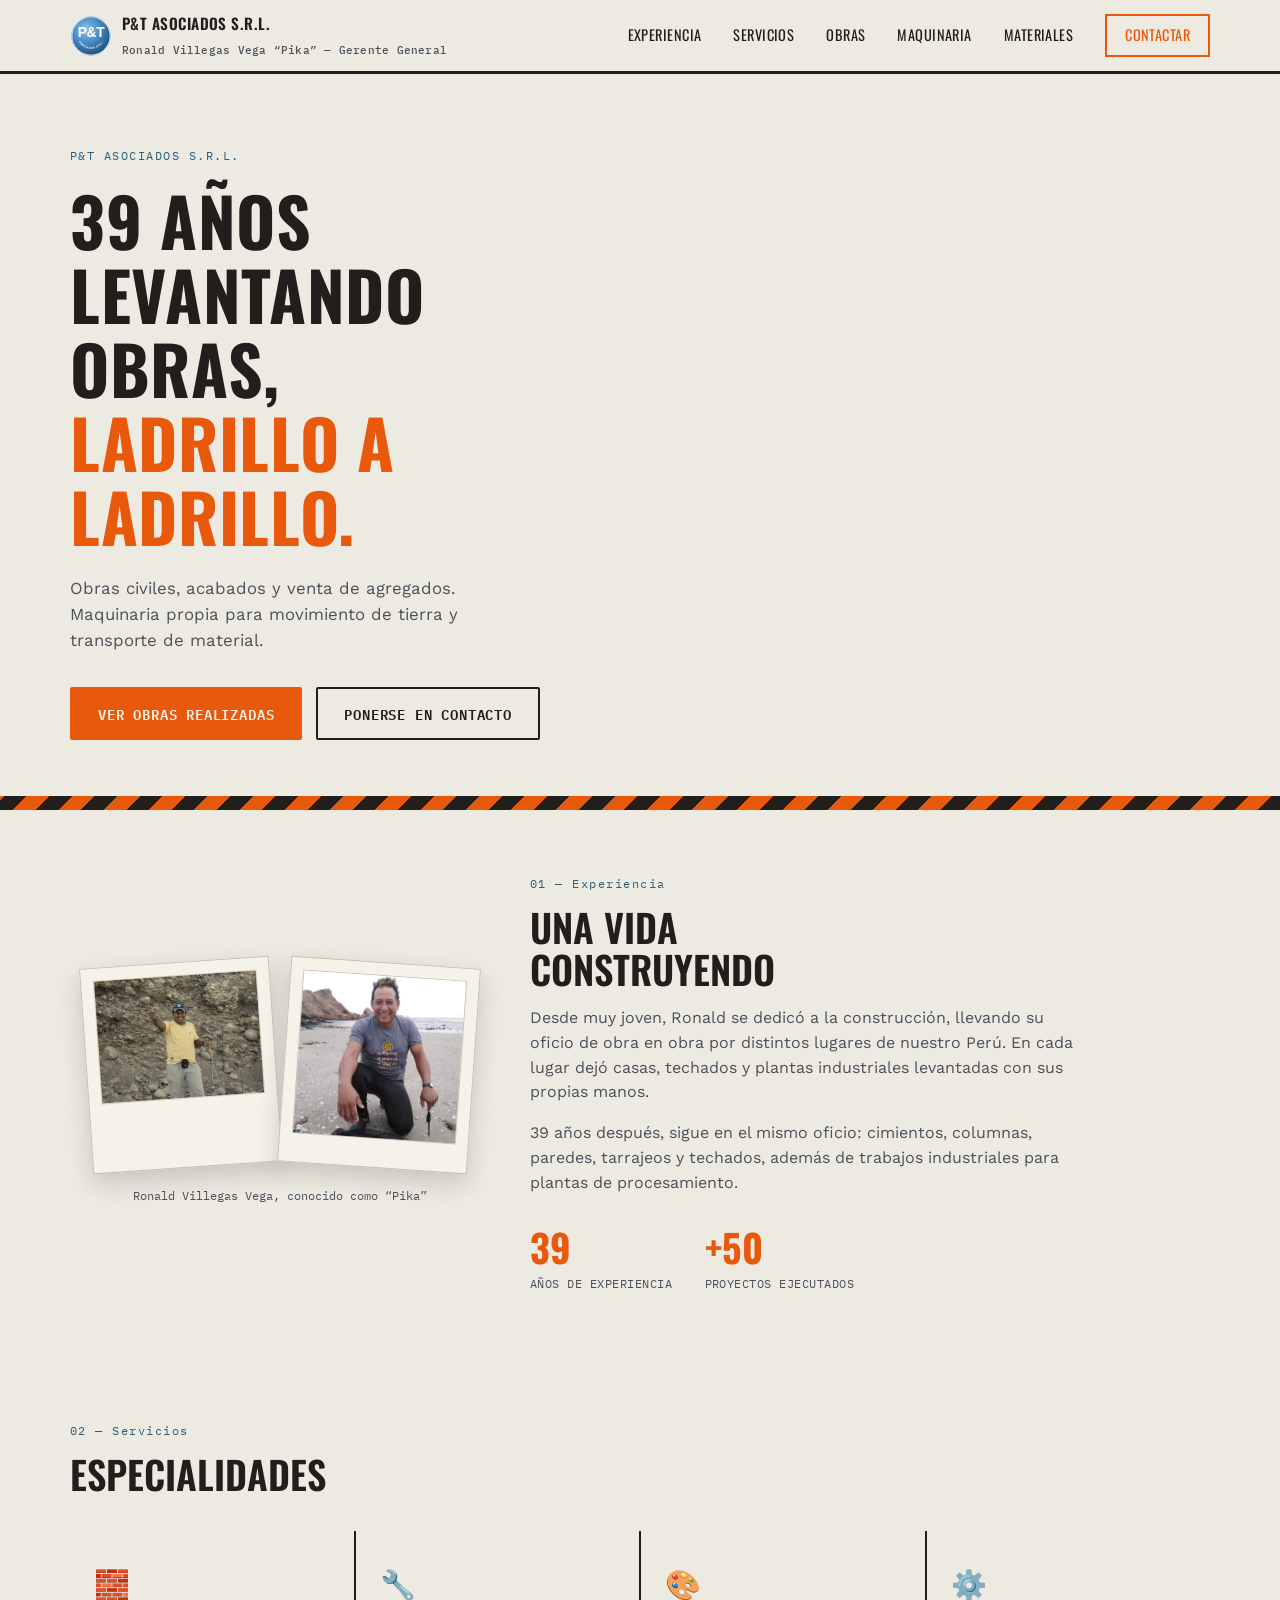
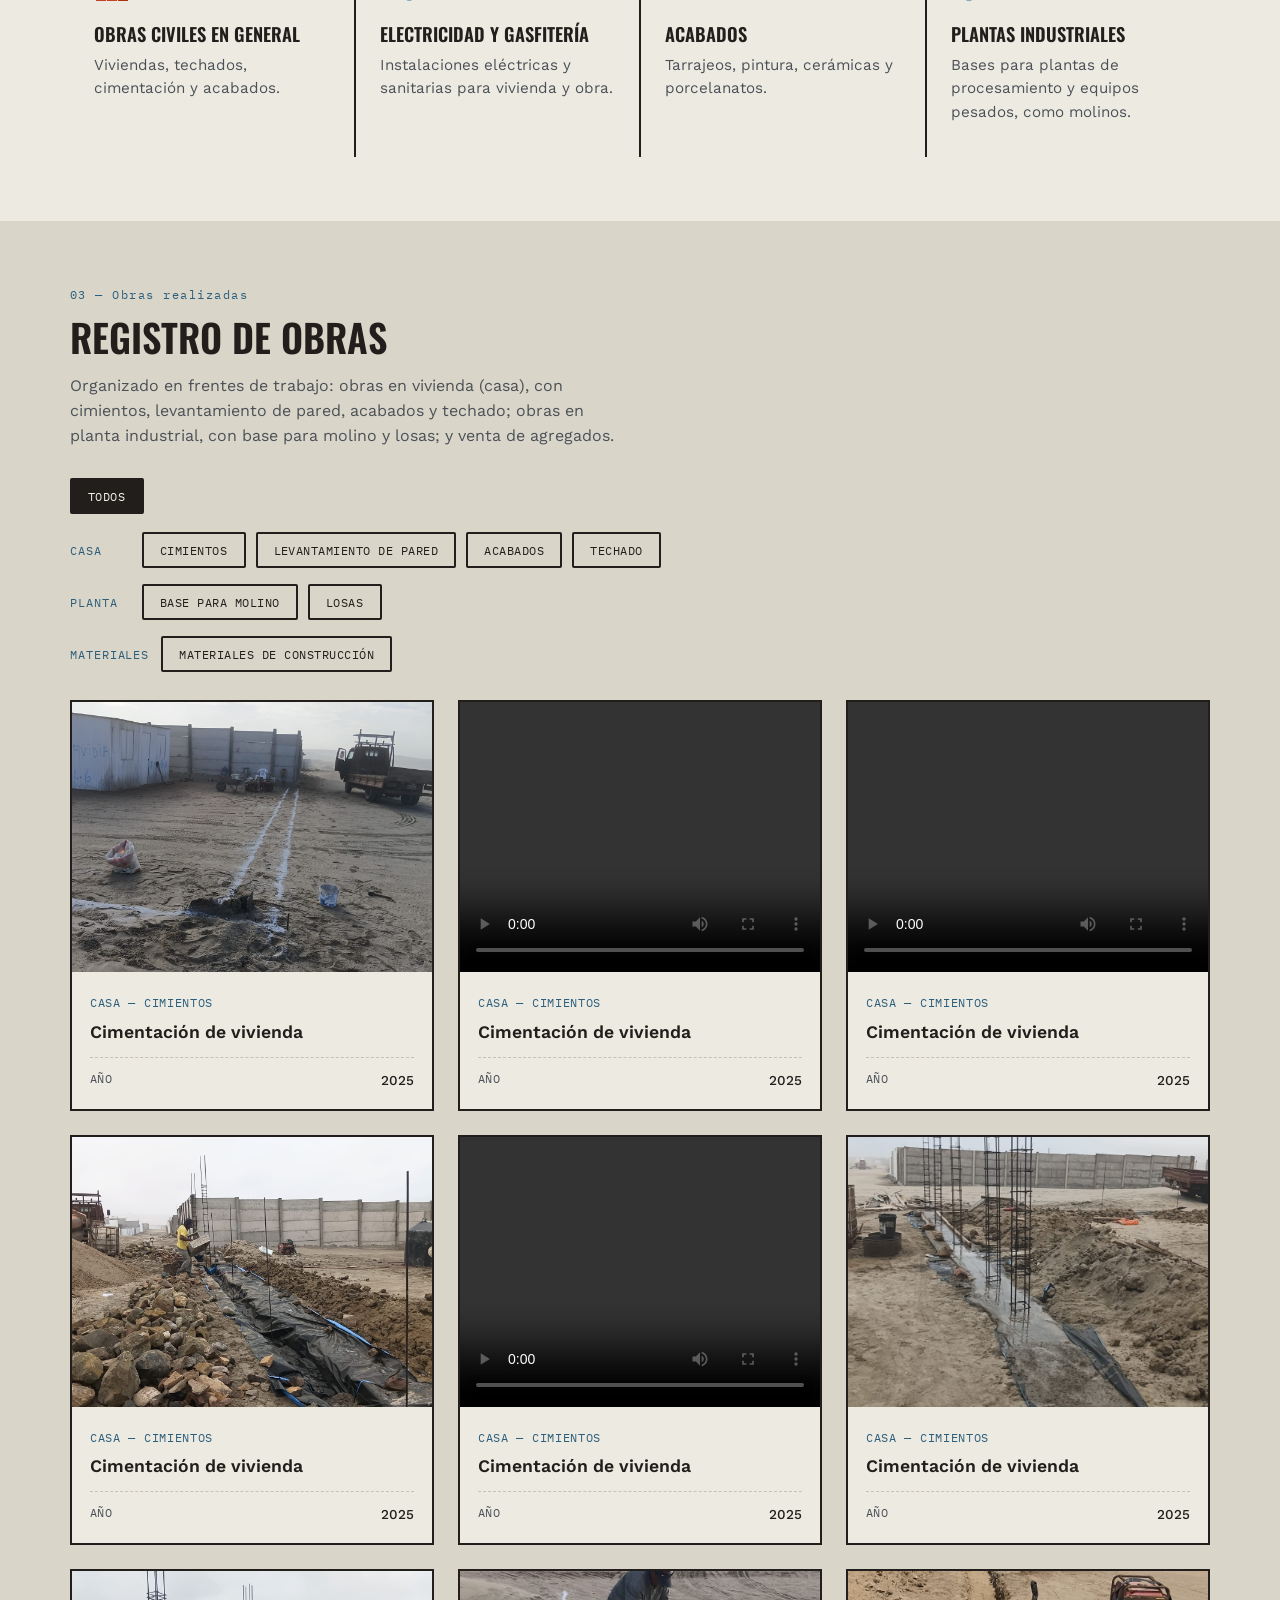
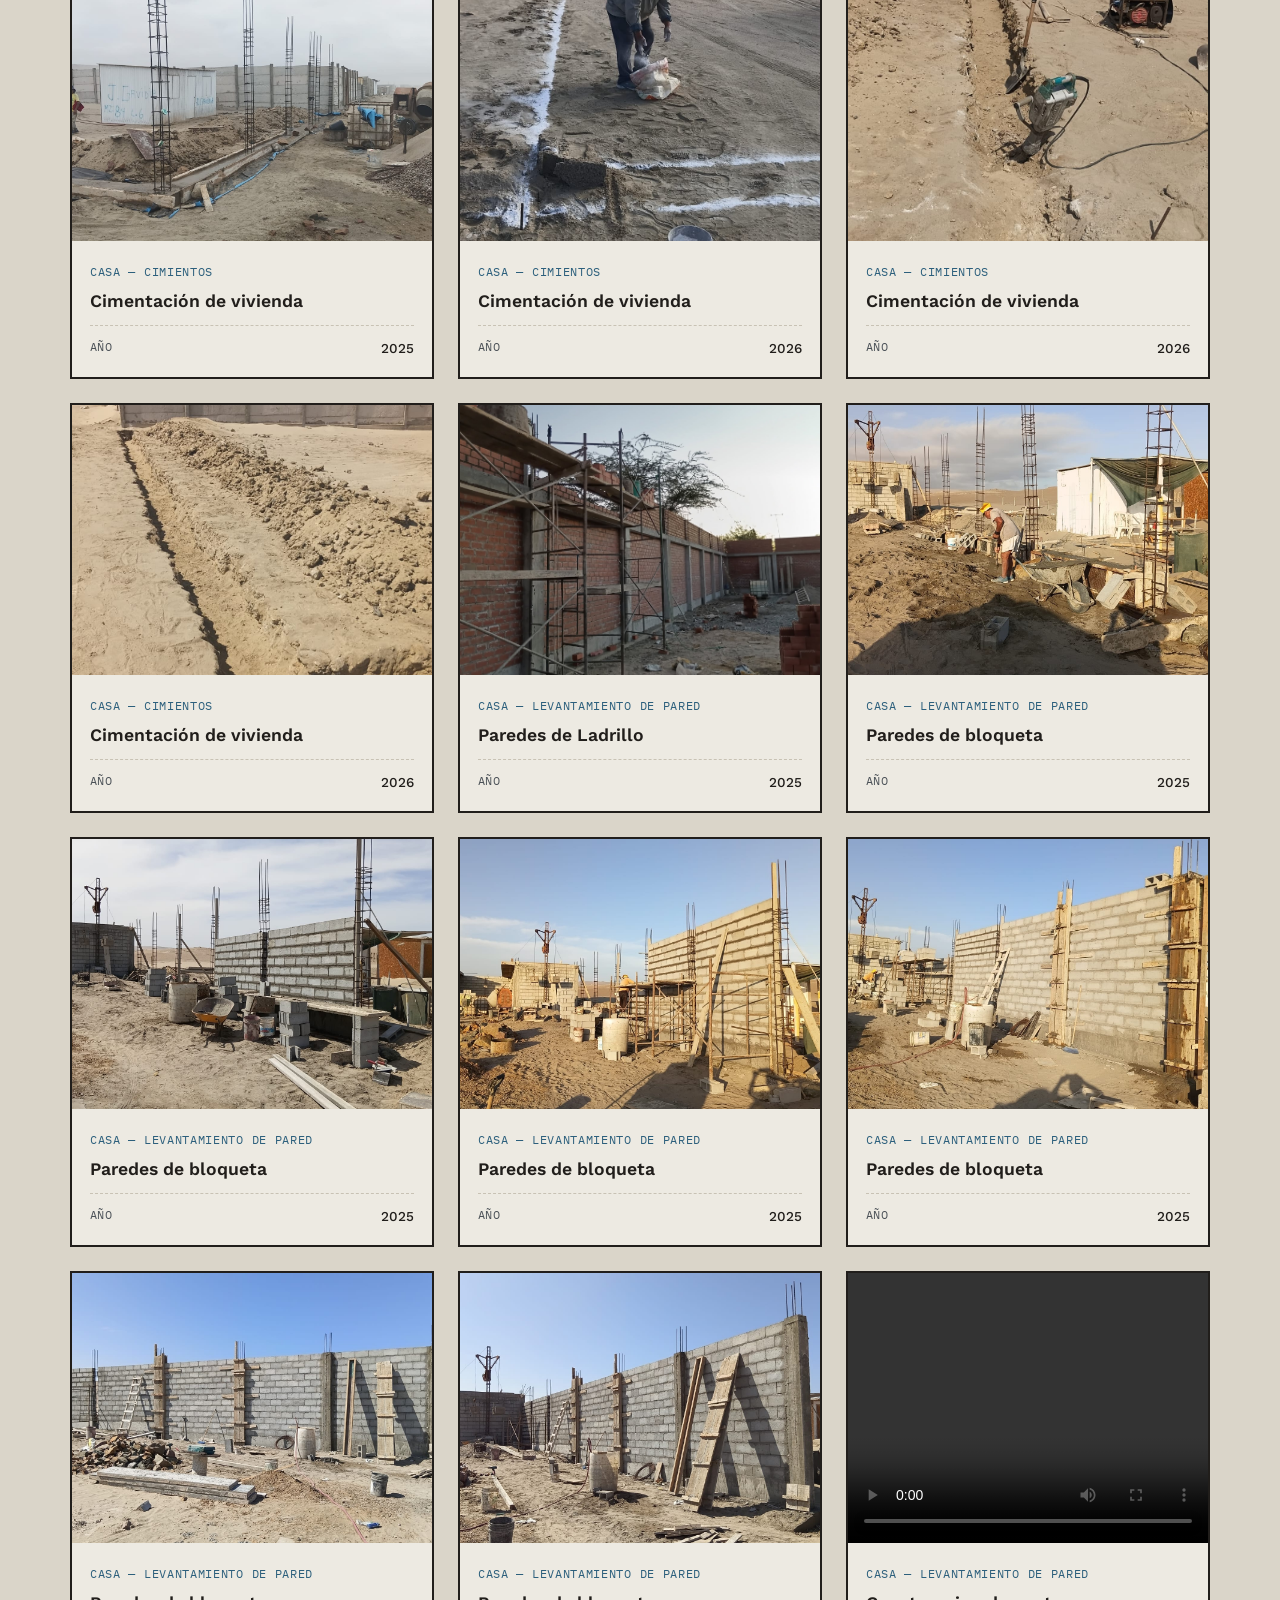
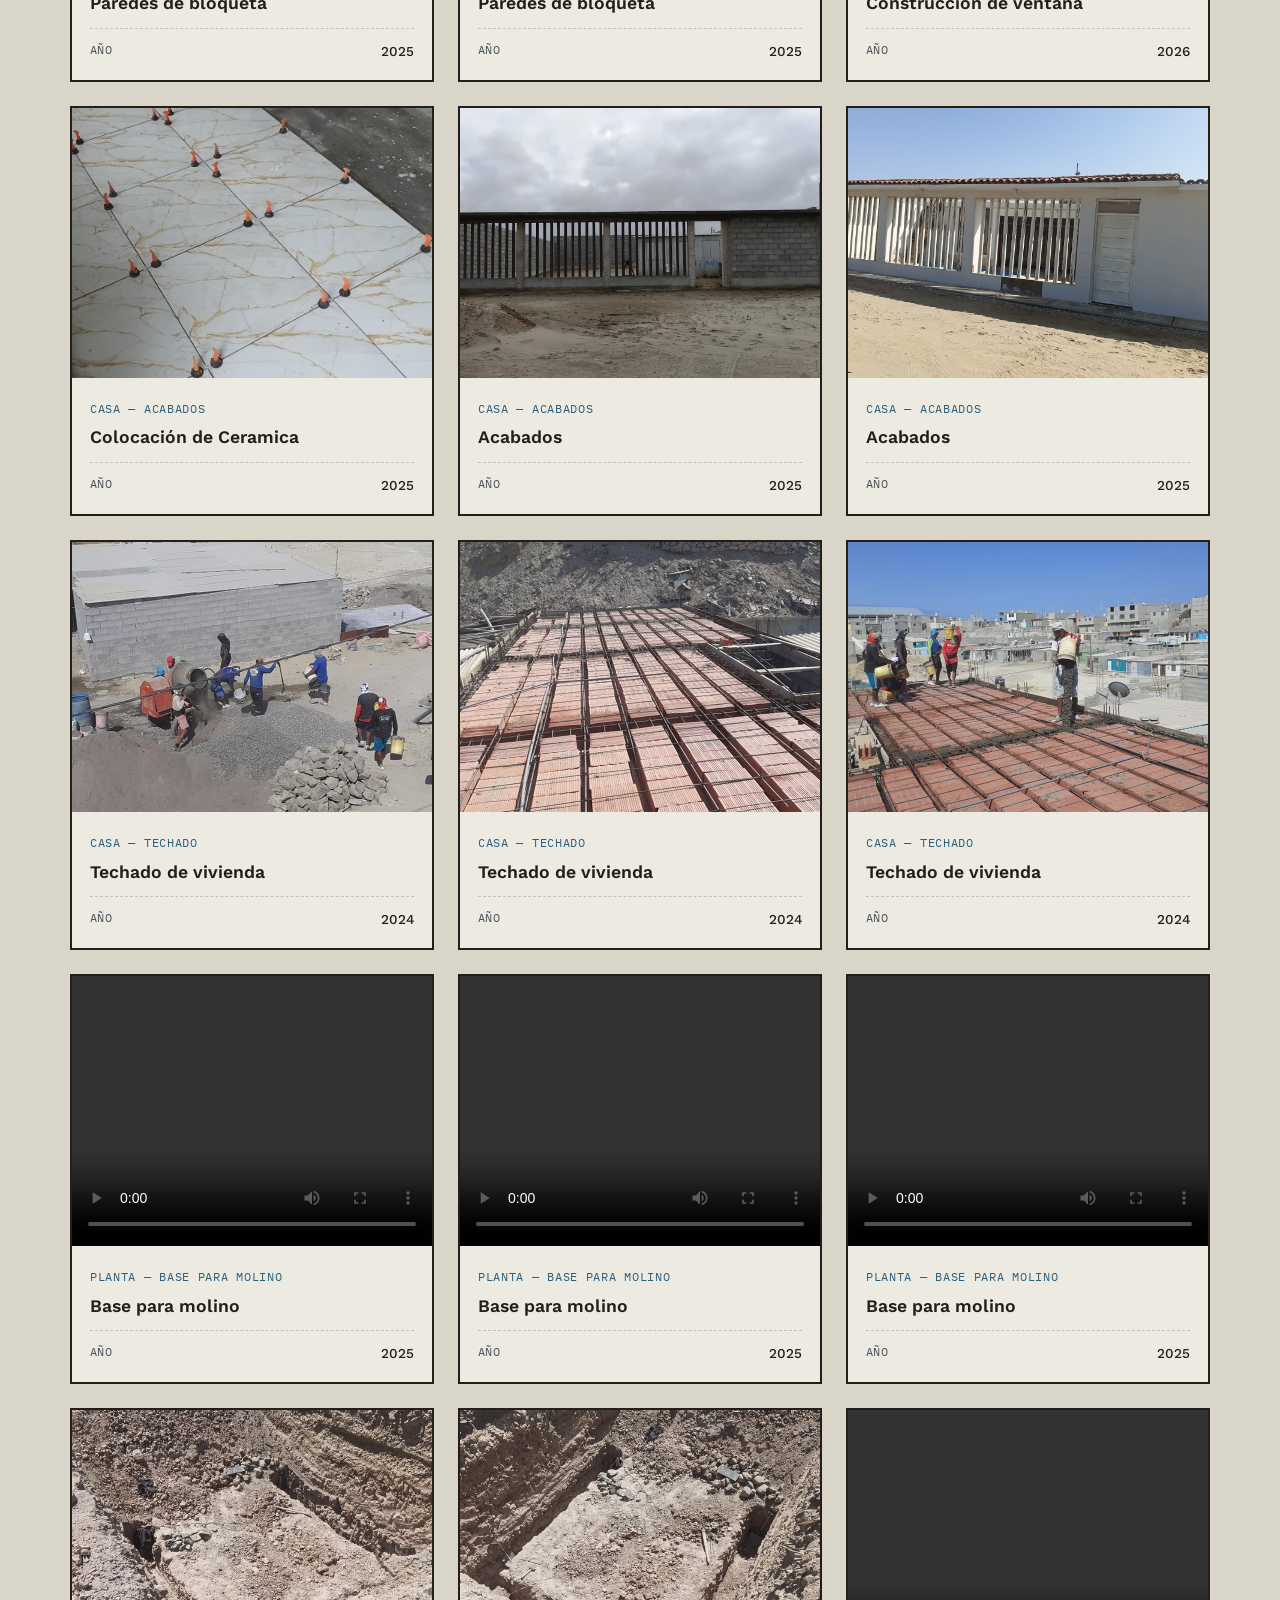
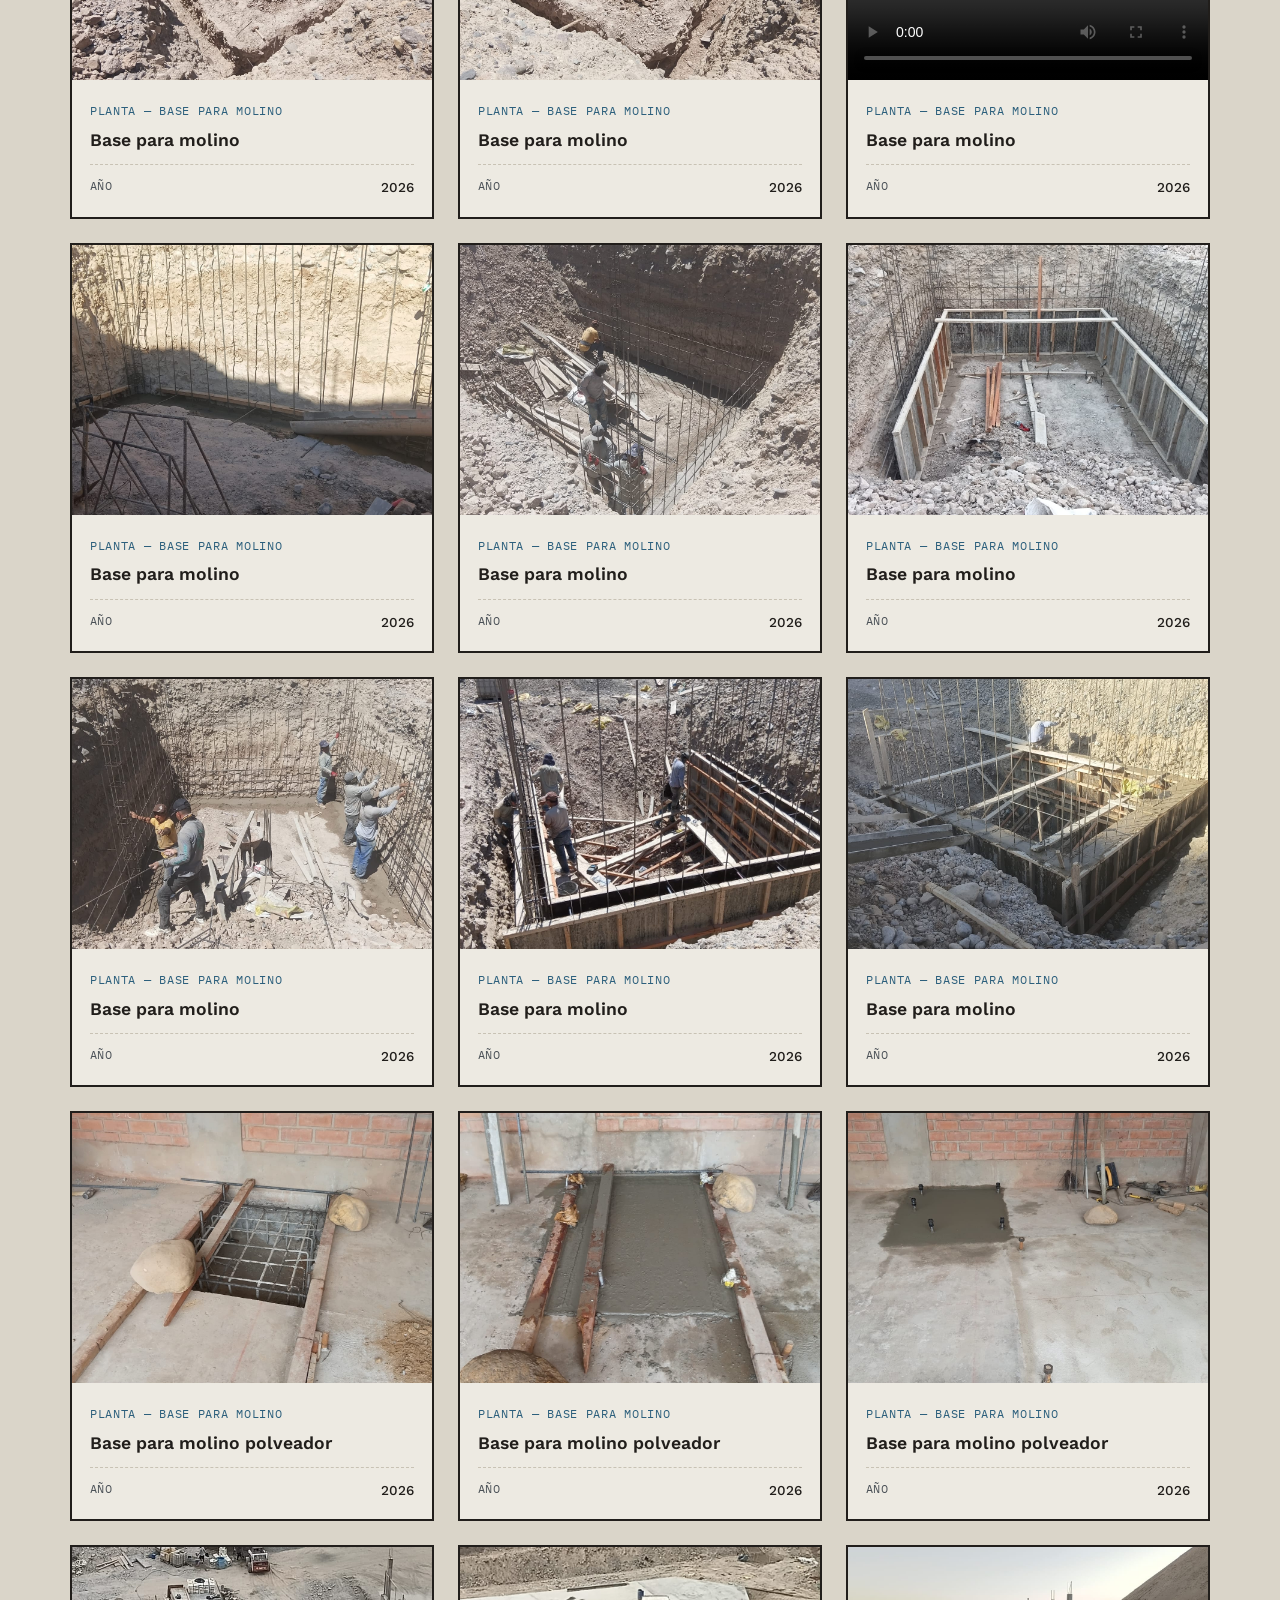
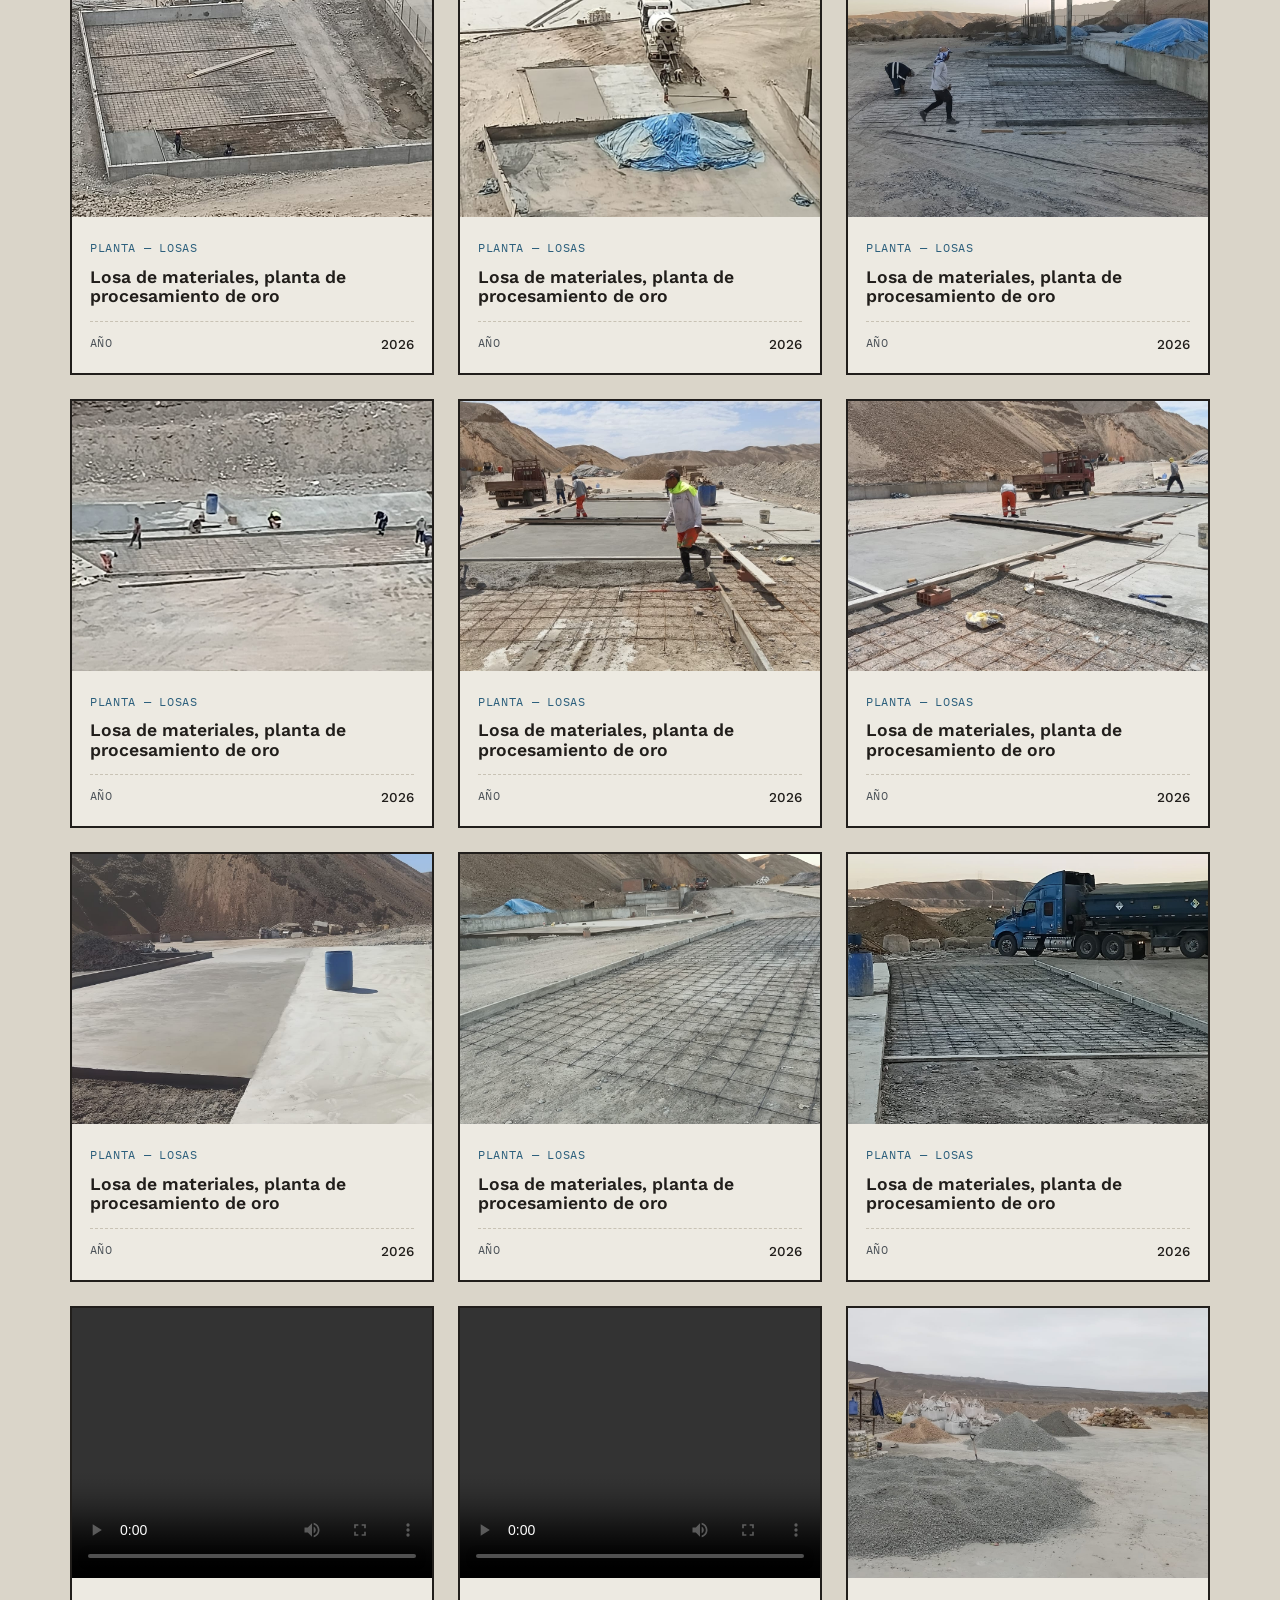
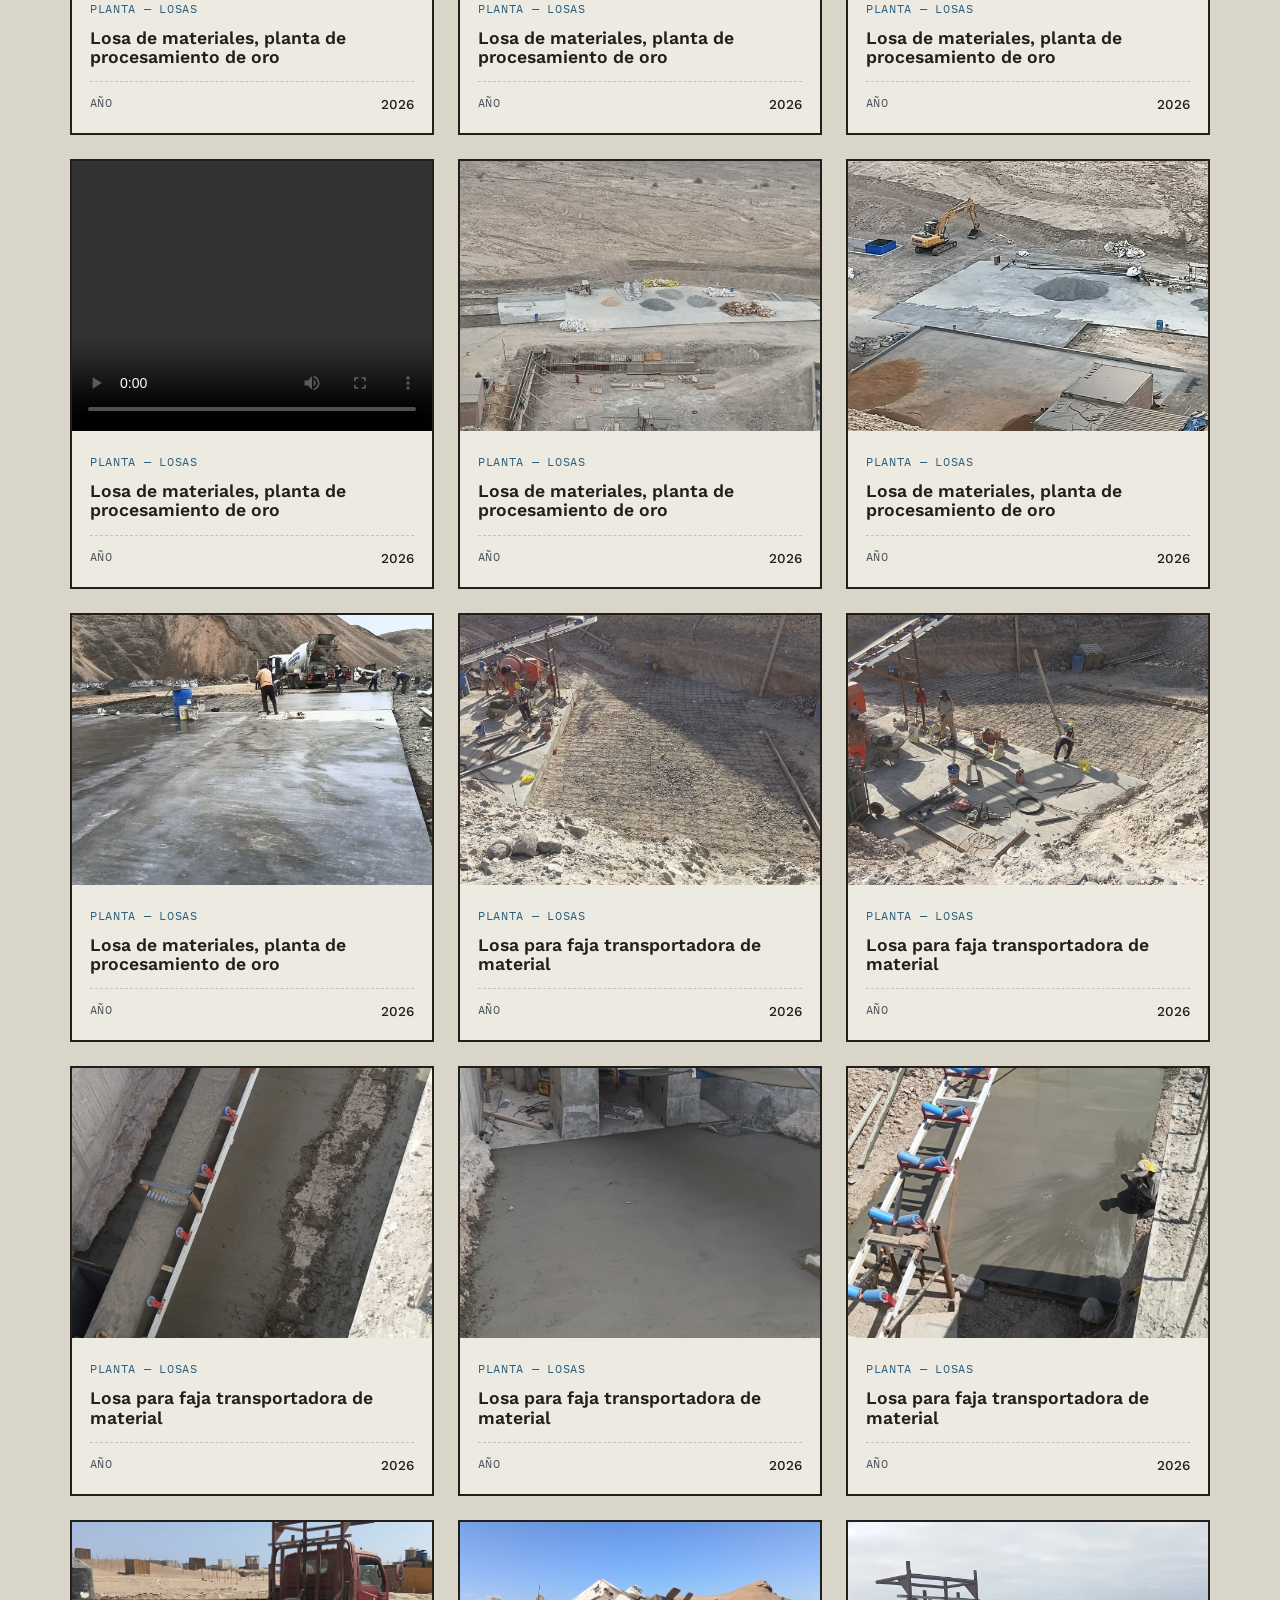
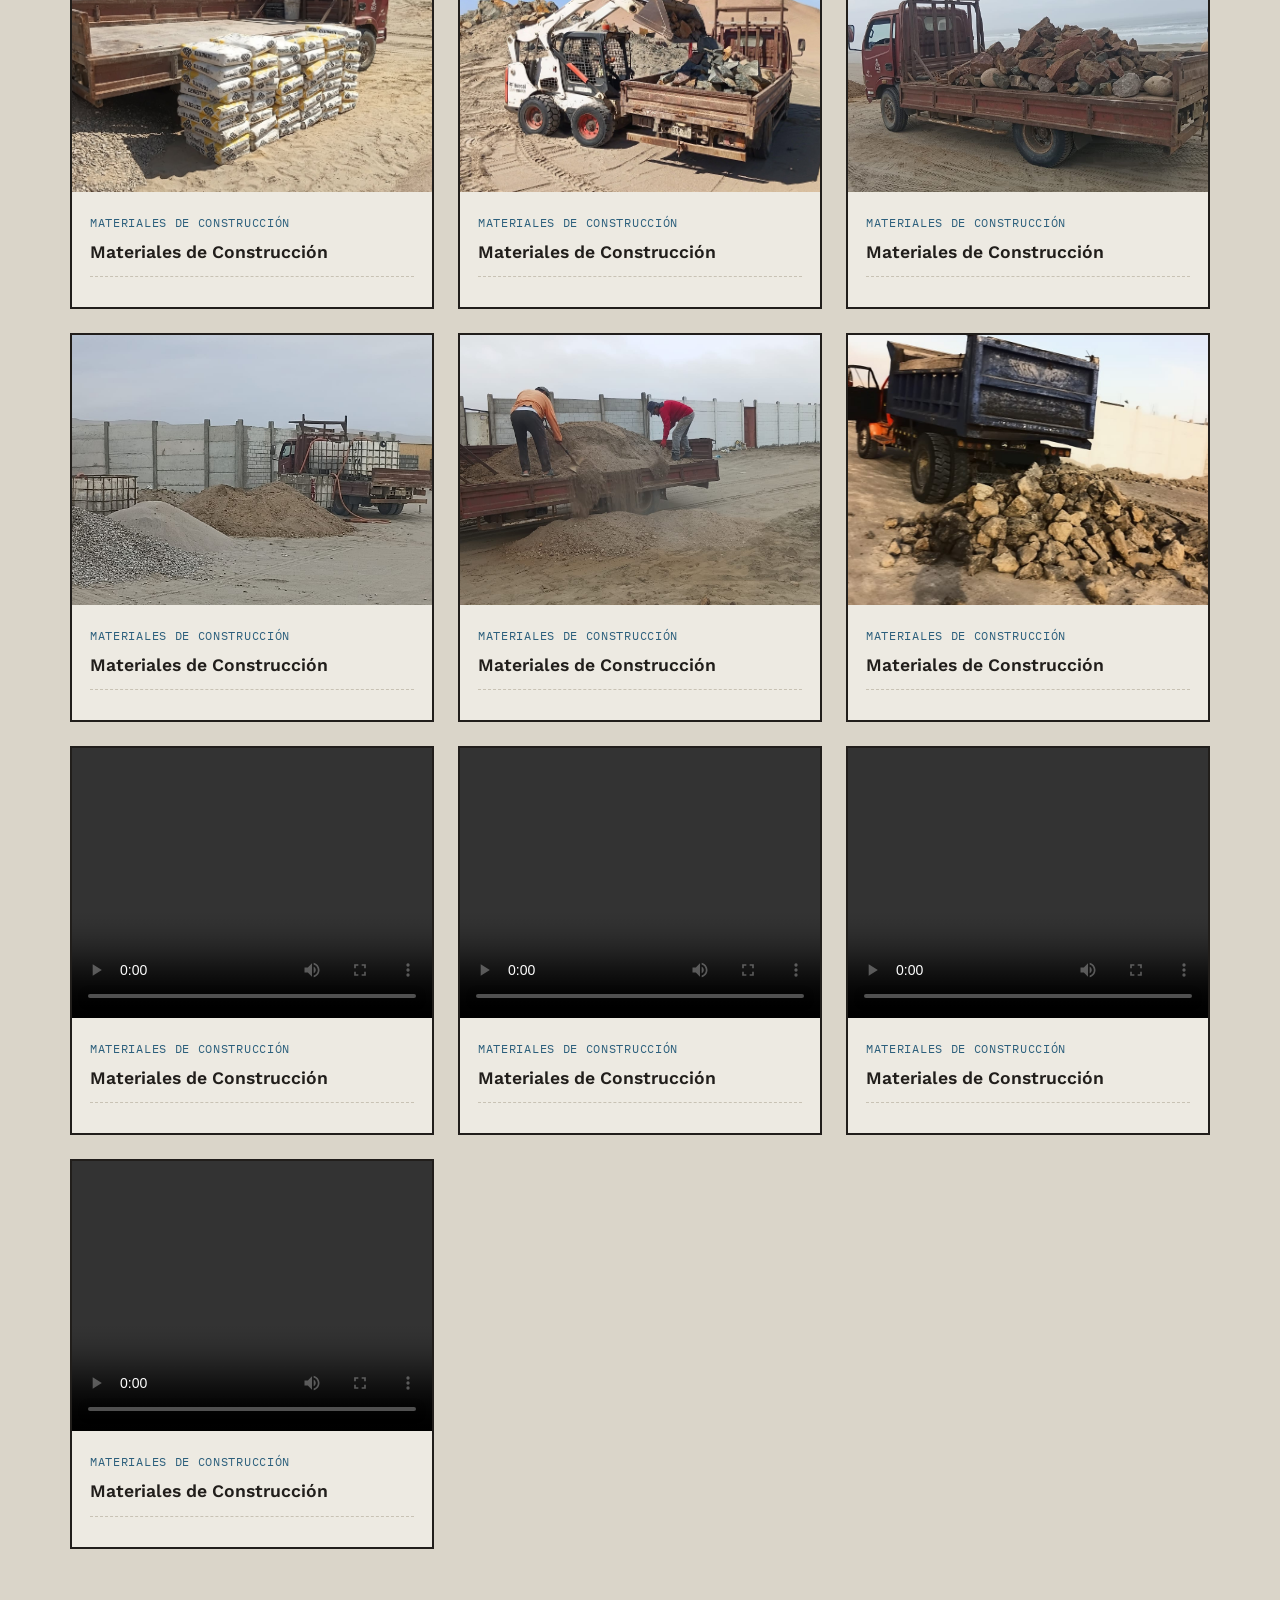
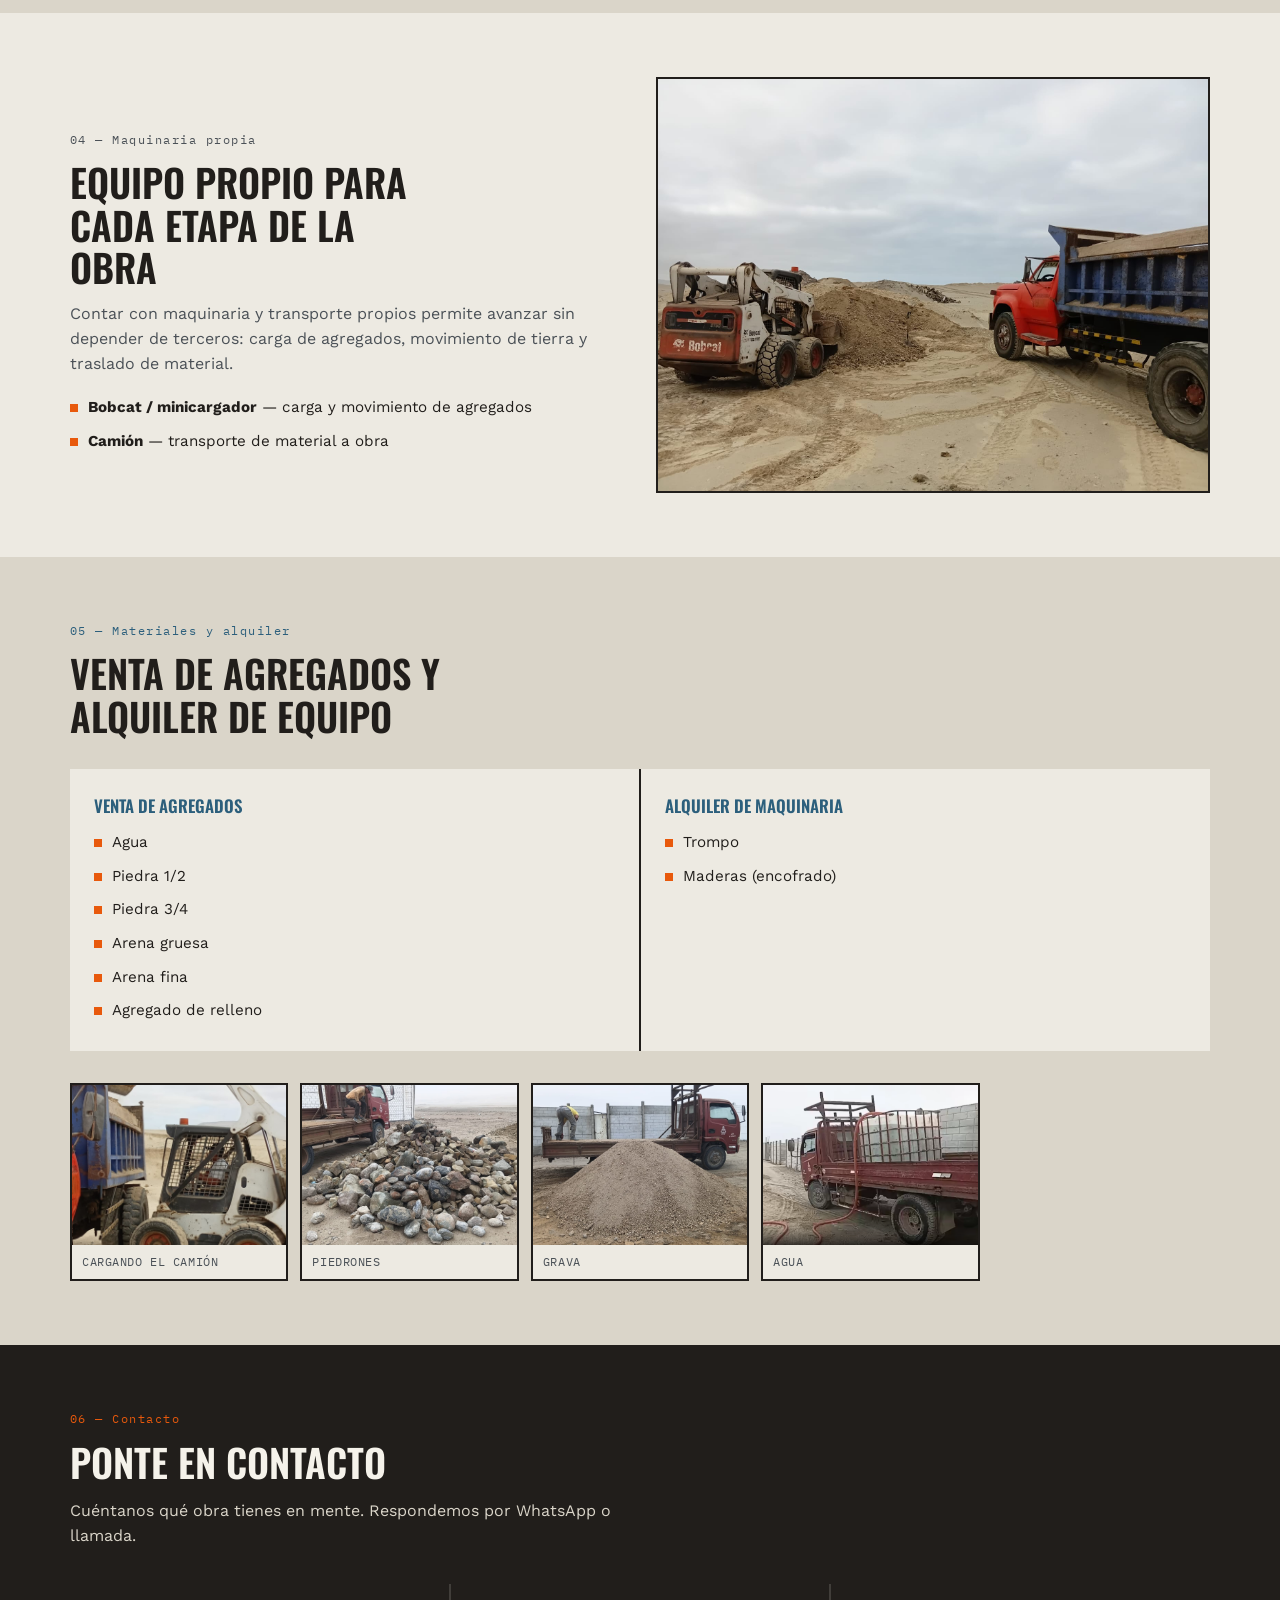
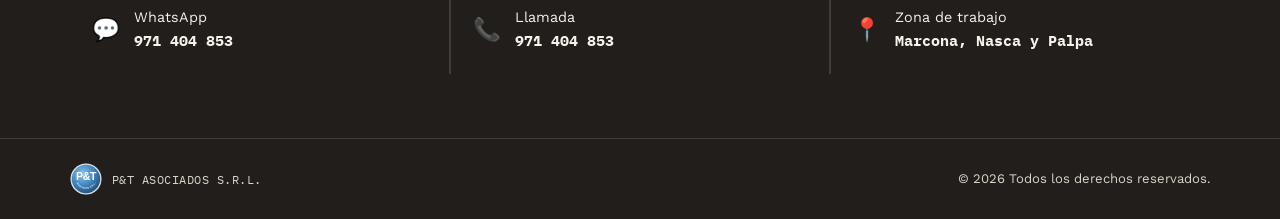
<file: index.html>
<!DOCTYPE html>
<html lang="es">
<head>
<meta charset="UTF-8">
<meta name="viewport" content="width=device-width, initial-scale=1.0">
<title>P&amp;T Asociados S.R.L. | Obras civiles con 39 años de experiencia</title>
<meta name="description" content="P&T Asociados S.R.L. — Obras civiles, acabados y venta de agregados en Ica. 39 años de experiencia. Proforma sin compromiso.">
<link rel="preconnect" href="https://fonts.googleapis.com">
<link rel="preconnect" href="https://fonts.gstatic.com" crossorigin>
<link href="https://fonts.googleapis.com/css2?family=Oswald:wght@500;600;700&family=Work+Sans:wght@400;500;600&family=IBM+Plex+Mono:wght@500;600&display=swap" rel="stylesheet">
<link rel="stylesheet" href="css/styles.css">
<link rel="icon" type="image/svg+xml" href="assets/img/logo-pt.svg">
</head>
<body>

<!-- ============ HEADER / NAV ============ -->
<header class="site-header" id="inicio">
  <div class="container header-inner">
    <a href="#inicio" class="logo">
      <img src="assets/img/logo-pt.svg" alt="Logo P&amp;T Asociados S.R.L." class="logo-mark logo-mark--img">
      <span class="logo-text">
        P&amp;T ASOCIADOS S.R.L.<br>
        <small>Ronald Villegas Vega &ldquo;Pika&rdquo; &mdash; Gerente General</small>
      </span>
    </a>

    <button class="nav-toggle" id="navToggle" aria-label="Abrir menú" aria-expanded="false">
      <span></span><span></span><span></span>
    </button>

    <nav class="site-nav" id="siteNav">
      <a href="#experiencia">Experiencia</a>
      <a href="#servicios">Servicios</a>
      <a href="#obras">Obras</a>
      <a href="#maquinaria">Maquinaria</a>
      <a href="#materiales">Materiales</a>
      <a href="#contacto" class="nav-cta">Contactar</a>
    </nav>
  </div>
</header>

<!-- ============ HERO ============ -->
<section class="hero">
  <div class="container hero-inner">
    <p class="eyebrow">P&amp;T ASOCIADOS S.R.L.</p>
    <h1>39 años levantando<br>obras,<br><span class="accent">ladrillo a ladrillo.</span></h1>
    <p class="hero-lead">
      Obras civiles, acabados y venta de agregados. Maquinaria propia
      para movimiento de tierra y transporte de material.
    </p>
    <div class="hero-actions">
      <a href="#obras" class="btn btn-primary">Ver obras realizadas</a>
      <a href="#contacto" class="btn btn-outline">Ponerse en contacto</a>
    </div>
  </div>
  <div class="hazard-strip" aria-hidden="true"></div>
</section>

<!-- ============ EXPERIENCIA / BIOGRAFÍA ============ -->
<section class="trayectoria" id="experiencia">
  <div class="container experiencia-inner">
    <div class="experiencia-foto">
      <div class="experiencia-fotos">
        <figure class="foto-marco foto-marco--izq foto-marco--sepia">
          <img src="assets/Antes y Despues/1.jpg" alt="Fotografía antigua de Ronald Villegas Vega">
          <figcaption></figcaption>
        </figure>
        <figure class="foto-marco foto-marco--der">
          <img src="assets/Antes y Despues/2.jpg" alt="Fotografía actual de Ronald Villegas Vega">
          <figcaption></figcaption>
        </figure>
      </div>
      <p class="experiencia-foto-nombre">Ronald Villegas Vega, conocido como &ldquo;Pika&rdquo;</p>
    </div>

    <div class="experiencia-texto">
      <p class="section-tag">01 &mdash; Experiencia</p>
      <h2>Una vida construyendo</h2>
      <p class="section-lead">
        Desde muy joven, Ronald se dedicó a la construcción, llevando su oficio
        de obra en obra por distintos lugares de nuestro Perú. En cada lugar dejó
        casas, techados y plantas industriales levantadas con sus propias manos.
      </p>
      <p class="section-lead">
        39 años después, sigue en el mismo oficio: cimientos, columnas, paredes,
        tarrajeos y techados, además de trabajos industriales para plantas de
        procesamiento.
      </p>

      <div class="experiencia-stats">
        <div class="experiencia-stat">
          <span class="stat-num">39</span>
          <span class="stat-label">años de experiencia</span>
        </div>
        <div class="experiencia-stat">
          <span class="stat-num">+50</span>
          <span class="stat-label">proyectos ejecutados</span>
        </div>
      </div>
    </div>
  </div>
</section>

<!-- ============ SERVICIOS ============ -->
<section class="servicios" id="servicios">
  <div class="container">
    <p class="section-tag">02 &mdash; Servicios</p>
    <h2>Especialidades</h2>

    <div class="servicios-grid">
      <article class="servicio-card">
        <span class="servicio-icono" aria-hidden="true">🧱</span>
        <h3>Obras civiles en general</h3>
        <p>Viviendas, techados, cimentación y acabados.</p>
      </article>

      <article class="servicio-card">
        <span class="servicio-icono" aria-hidden="true">🔧</span>
        <h3>Electricidad y gasfitería</h3>
        <p>Instalaciones eléctricas y sanitarias para vivienda y obra.</p>
      </article>

      <article class="servicio-card">
        <span class="servicio-icono" aria-hidden="true">🎨</span>
        <h3>Acabados</h3>
        <p>Tarrajeos, pintura, cerámicas y porcelanatos.</p>
      </article>

      <article class="servicio-card">
        <span class="servicio-icono" aria-hidden="true">⚙️</span>
        <h3>Plantas industriales</h3>
        <p>Bases para plantas de procesamiento y equipos pesados, como molinos.</p>
      </article>
    </div>
  </div>
</section>

<!-- ============ OBRAS / GALERÍA ============ -->
<section class="obras" id="obras">
  <div class="container">
    <p class="section-tag">03 &mdash; Obras realizadas</p>
    <h2>Registro de obras</h2>
    <p class="section-lead">
      Organizado en frentes de trabajo: obras en vivienda (casa), con cimientos,
      levantamiento de pared, acabados y techado; obras en planta industrial, con
      base para molino y losas; y venta de agregados.
    </p>

    <div class="filtros-todos">
      <button class="filtro-btn is-active" data-filtro="todos">Todos</button>
    </div>

    <div class="filtros-grupos">
      <div class="filtros-grupo">
        <span class="filtros-grupo-label">Casa</span>
        <div class="filtros" id="filtros">
          <button class="filtro-btn" data-filtro="cimientos">Cimientos</button>
          <button class="filtro-btn" data-filtro="pared">Levantamiento de pared</button>
          <button class="filtro-btn" data-filtro="acabados">Acabados</button>
          <button class="filtro-btn" data-filtro="techado">Techado</button>
        </div>
      </div>
      <div class="filtros-grupo">
        <span class="filtros-grupo-label">Planta</span>
        <div class="filtros">
          <button class="filtro-btn" data-filtro="molino">Base para molino</button>
          <button class="filtro-btn" data-filtro="losas">Losas</button>
        </div>
      </div>
      <div class="filtros-grupo">
        <span class="filtros-grupo-label">Materiales</span>
        <div class="filtros">
          <button class="filtro-btn" data-filtro="agregados">Materiales de Construcción</button>
        </div>
      </div>
    </div>

    <div class="obras-grid" id="obrasGrid">

      <!-- CASA — CIMIENTOS -->
      <article class="obra-card" data-tipo="cimientos">
        <div class="obra-media">
          <img src="assets/Casa Cimiento/Cimientos 1.1.jpeg" alt="Trabajo de cimientos" loading="lazy">
        </div>
        <div class="obra-info">
          <span class="obra-tipo">Casa &mdash; Cimientos</span>
          <h3>Cimentación de vivienda</h3>
          <dl class="obra-specs">
            <div><dt>Año</dt><dd>2025</dd></div>
          </dl>
        </div>
      </article>

      <article class="obra-card" data-tipo="cimientos">
         <div class="obra-media">
           <video controls preload="metadata">
             <source src="assets/Casa Cimiento/Cimientos 1.2.mp4" type="video/mp4">
             Tu navegador no soporta video HTML5.
           </video>
         </div>
         <div class="obra-info">
           <span class="obra-tipo">Casa &mdash; Cimientos</span>
           <h3>Cimentación de vivienda</h3>
           <dl class="obra-specs">
             <div><dt>Año</dt><dd>2025
             </dd></div>
           </dl>
        </div>
      </article>

    <article class="obra-card" data-tipo="cimientos">
         <div class="obra-media">
           <video controls preload="metadata">
             <source src="assets/Casa Cimiento/Cimiento 1.3.mp4" type="video/mp4">
             Tu navegador no soporta video HTML5.
           </video>
         </div>
         <div class="obra-info">
           <span class="obra-tipo">Casa &mdash; Cimientos</span>
           <h3>Cimentación de vivienda</h3>
           <dl class="obra-specs">
             <div><dt>Año</dt><dd>2025
             </dd></div>
           </dl>
        </div>
      </article>

      <article class="obra-card" data-tipo="cimientos">
        <div class="obra-media">
          <img src="assets/Casa Cimiento/1.4.jpeg" alt="Trabajo de cimientos" loading="lazy">
        </div>
        <div class="obra-info">
          <span class="obra-tipo">Casa &mdash; Cimientos</span>
          <h3>Cimentación de vivienda</h3>
          <dl class="obra-specs">
            <div><dt>Año</dt><dd>2025</dd></div>
          </dl>
        </div>
      </article>

      <article class="obra-card" data-tipo="cimientos">
         <div class="obra-media">
           <video controls preload="metadata">
             <source src="assets/Casa Cimiento/Cimiento 1.5.mp4" type="video/mp4">
             Tu navegador no soporta video HTML5.
           </video>
         </div>
         <div class="obra-info">
           <span class="obra-tipo">Casa &mdash; Cimientos</span>
           <h3>Cimentación de vivienda</h3>
           <dl class="obra-specs">
             <div><dt>Año</dt><dd>2025
             </dd></div>
           </dl>
        </div>
      </article>

      <article class="obra-card" data-tipo="cimientos">
        <div class="obra-media">
          <img src="assets/Casa Cimiento/Cimiento 1.6.jpeg" alt="Trabajo de cimientos" loading="lazy">
        </div>
        <div class="obra-info">
          <span class="obra-tipo">Casa &mdash; Cimientos</span>
          <h3>Cimentación de vivienda</h3>
          <dl class="obra-specs">
            <div><dt>Año</dt><dd>2025</dd></div>
          </dl>
        </div>
      </article>

      <article class="obra-card" data-tipo="cimientos">
        <div class="obra-media">
          <img src="assets/Casa Cimiento/Cimiento 1.7.jpeg" alt="Trabajo de cimientos" loading="lazy">
        </div>
        <div class="obra-info">
          <span class="obra-tipo">Casa &mdash; Cimientos</span>
          <h3>Cimentación de vivienda</h3>
          <dl class="obra-specs">
            <div><dt>Año</dt><dd>2025</dd></div>
          </dl>
        </div>
      </article>  

      <article class="obra-card" data-tipo="cimientos">
        <div class="obra-media">
          <img src="assets/Casa Cimiento/Cimiento 2.1.jpeg" alt="Trabajo de cimientos" loading="lazy">
        </div>
        <div class="obra-info">
          <span class="obra-tipo">Casa &mdash; Cimientos</span>
          <h3>Cimentación de vivienda</h3>
          <dl class="obra-specs">
            <div><dt>Año</dt><dd>2026</dd></div>
          </dl>
        </div>
      </article>

      <article class="obra-card" data-tipo="cimientos">
        <div class="obra-media">
          <img src="assets/Casa Cimiento/Cimiento 2.2.jpeg" alt="Trabajo de cimientos" loading="lazy">
        </div>
        <div class="obra-info">
          <span class="obra-tipo">Casa &mdash; Cimientos</span>
          <h3>Cimentación de vivienda</h3>
          <dl class="obra-specs">
            <div><dt>Año</dt><dd>2026</dd></div>
          </dl>
        </div>
      </article>

      <article class="obra-card" data-tipo="cimientos">
        <div class="obra-media">
          <img src="assets/Casa Cimiento/Cimiento 2.3.jpeg" alt="Trabajo de cimientos" loading="lazy">
        </div>
        <div class="obra-info">
          <span class="obra-tipo">Casa &mdash; Cimientos</span>
          <h3>Cimentación de vivienda</h3>
          <dl class="obra-specs">
            <div><dt>Año</dt><dd>2026</dd></div>
          </dl>
        </div>
      </article>

       <!-- CASA — LEVANTAMIENTO DE PARED -->
      <article class="obra-card" data-tipo="pared">
        <div class="obra-media">
          <img src="assets/Casa Pared/01.jpg" alt="Paredes de bloqueta" loading="lazy">
        </div>
        <div class="obra-info">
          <span class="obra-tipo">Casa &mdash; Levantamiento de pared</span>
          <h3>Paredes de Ladrillo</h3>
          <dl class="obra-specs">
            <div><dt>Año</dt><dd>2025</dd></div>
          </dl>
        </div>
      </article>

      <article class="obra-card" data-tipo="pared">
        <div class="obra-media">
          <img src="assets/Casa Pared/02.jpeg"  alt="Paredes de bloqueta" loading="lazy">
        </div>
        <div class="obra-info">
          <span class="obra-tipo">Casa &mdash; Levantamiento de pared</span>
          <h3>Paredes de bloqueta</h3>
          <dl class="obra-specs">
            <div><dt>Año</dt><dd>2025</dd></div>
          </dl>
        </div>
      </article>

      <article class="obra-card" data-tipo="pared">
        <div class="obra-media">
          <img src="assets/Casa Pared/03.jpeg" alt="Paredes de bloqueta" loading="lazy">
        </div>
        <div class="obra-info">
          <span class="obra-tipo">Casa &mdash; Levantamiento de pared</span>
          <h3>Paredes de bloqueta</h3>
          <dl class="obra-specs">
            <div><dt>Año</dt><dd>2025</dd></div>
          </dl>
        </div>
      </article>

      <article class="obra-card" data-tipo="pared">
        <div class="obra-media">
          <img src="assets/Casa Pared/04.jpeg" alt="Paredes de bloqueta" loading="lazy">
        </div>
        <div class="obra-info">
          <span class="obra-tipo">Casa &mdash; Levantamiento de pared</span>
          <h3>Paredes de bloqueta</h3>
          <dl class="obra-specs">
            <div><dt>Año</dt><dd>2025</dd></div>
          </dl>
        </div>
      </article>

      <article class="obra-card" data-tipo="pared">
        <div class="obra-media">
          <img src="assets/Casa Pared/05.jpeg" alt="Paredes de bloqueta" loading="lazy">
        </div>
        <div class="obra-info">
          <span class="obra-tipo">Casa &mdash; Levantamiento de pared</span>
          <h3>Paredes de bloqueta</h3>
          <dl class="obra-specs">
            <div><dt>Año</dt><dd>2025</dd></div>
          </dl>
        </div>
      </article>

      <article class="obra-card" data-tipo="pared">
        <div class="obra-media">
          <img src="assets/Casa Pared/06.jpeg" alt="Paredes de bloqueta" loading="lazy">
        </div>
        <div class="obra-info">
          <span class="obra-tipo">Casa &mdash; Levantamiento de pared</span>
          <h3>Paredes de bloqueta</h3>
          <dl class="obra-specs">
            <div><dt>Año</dt><dd>2025</dd></div>
          </dl>
        </div>
      </article>

      <article class="obra-card" data-tipo="pared">
        <div class="obra-media">
          <img src="assets/Casa Pared/07.jpeg" alt="Paredes de bloqueta" loading="lazy">
        </div>
        <div class="obra-info">
          <span class="obra-tipo">Casa &mdash; Levantamiento de pared</span>
          <h3>Paredes de bloqueta</h3>
          <dl class="obra-specs">
            <div><dt>Año</dt><dd>2025</dd></div>
          </dl>
        </div>
      </article>

      <article class="obra-card" data-tipo="pared">
         <div class="obra-media">
           <video controls preload="metadata">
             <source src="assets/Casa Pared/08.mp4" type="video/mp4">
           </video>
         </div>
         <div class="obra-info">
           <span class="obra-tipo">Casa &mdash; Levantamiento de pared</span>
           <h3>Construccion de ventana</h3>
           <dl class="obra-specs">
             <div><dt>Año</dt><dd>2026</dd></div>
           </dl>
         </div>
      </article>


      <!-- CASA — ACABADOS -->

      <article class="obra-card" data-tipo="acabados">
        <div class="obra-media">
          <img src="assets/Pintura, Ceramica, Acabados/Acabado 1.1.jpeg" alt="Pintura, cerámica y acabados de vivienda" loading="lazy">
        </div>
        <div class="obra-info">
          <span class="obra-tipo">Casa &mdash; Acabados</span>
          <h3>Colocación de Ceramica</h3>
          <dl class="obra-specs">
            <div><dt>Año</dt><dd>2025</dd></div>
          </dl>
        </div>
      </article>


      <article class="obra-card" data-tipo="acabados">
        <div class="obra-media">
          <img src="assets/Pintura, Ceramica, Acabados/Acabado 2.1.jpeg" alt="Pintura, cerámica y acabados de vivienda" loading="lazy">
        </div>
        <div class="obra-info">
          <span class="obra-tipo">Casa &mdash; Acabados</span>
          <h3>Acabados</h3>
          <dl class="obra-specs">
            <div><dt>Año</dt><dd>2025</dd></div>
          </dl>
        </div>
      </article>

      <article class="obra-card" data-tipo="acabados">
        <div class="obra-media">
          <img src="assets/Pintura, Ceramica, Acabados/Acabado 2.2.jpeg" alt="Pintura, cerámica y acabados de vivienda" loading="lazy">
        </div>
        <div class="obra-info">
          <span class="obra-tipo">Casa &mdash; Acabados</span>
          <h3>Acabados</h3>
          <dl class="obra-specs">
            <div><dt>Año</dt><dd>2025</dd></div>
          </dl>
        </div>
      </article>


      

      <!-- CASA — TECHADO -->
     <article class="obra-card" data-tipo="techado">
         <div class="obra-media">
           <img src="assets/Casa Techado/01.jpg" alt="Techado de vivienda" loading="lazy">
         </div>
         <div class="obra-info">
           <span class="obra-tipo">Casa &mdash; Techado</span>
           <h3>Techado de vivienda</h3>
           <dl class="obra-specs">
             <div><dt>Año</dt><dd>2024</dd></div>
           </dl>
         </div>
     </article>

     <article class="obra-card" data-tipo="techado">
         <div class="obra-media">
           <img src="assets/Casa Techado/02.jpg" alt="Techado de vivienda" loading="lazy">
         </div>
         <div class="obra-info">
           <span class="obra-tipo">Casa &mdash; Techado</span>
           <h3>Techado de vivienda</h3>
           <dl class="obra-specs">
             <div><dt>Año</dt><dd>2024</dd></div>
           </dl>
         </div>
     </article>

     <article class="obra-card" data-tipo="techado">
         <div class="obra-media">
           <img src="assets/Casa Techado/03.jpg" alt="Techado de vivienda" loading="lazy">
         </div>
         <div class="obra-info">
           <span class="obra-tipo">Casa &mdash; Techado</span>
           <h3>Techado de vivienda</h3>
           <dl class="obra-specs">
             <div><dt>Año</dt><dd>2024</dd></div>
           </dl>
         </div>
     </article>

      <!-- PLANTA — BASE PARA MOLINO -->
      <article class="obra-card" data-tipo="molino">
         <div class="obra-media">
           <video controls preload="metadata">
             <source src="assets/Planta Base/Base 1.1.mp4" type="video/mp4">
           </video>
         </div>
         <div class="obra-info">
           <span class="obra-tipo">Planta &mdash; Base para molino</span>
           <h3>Base para molino</h3>
           <dl class="obra-specs">
             <div><dt>Año</dt><dd>2025</dd></div>
           </dl>
         </div>
      </article>



      <article class="obra-card" data-tipo="molino">
         <div class="obra-media">
           <video controls preload="metadata">
             <source src="assets/Planta Base/Base 1.2.mp4" type="video/mp4">
           </video>
         </div>
         <div class="obra-info">
           <span class="obra-tipo">Planta &mdash; Base para molino</span>
           <h3>Base para molino</h3>
           <dl class="obra-specs">
             <div><dt>Año</dt><dd>2025</dd></div>
           </dl>
         </div>
      </article>

      <article class="obra-card" data-tipo="molino">
         <div class="obra-media">
           <video controls preload="metadata">
             <source src="assets/Planta Base/Base 1.3.mp4" type="video/mp4">
           </video>
         </div>
         <div class="obra-info">
           <span class="obra-tipo">Planta &mdash; Base para molino</span>
           <h3>Base para molino</h3>
           <dl class="obra-specs">
             <div><dt>Año</dt><dd>2025</dd></div>
           </dl>
         </div>
      </article>


      <article class="obra-card" data-tipo="molino">
        <div class="obra-media">
          <img src="assets/Planta Base/Base 2.1.jpeg" alt="Base para molino industrial" loading="lazy">
        </div>
        <div class="obra-info">
          <span class="obra-tipo">Planta &mdash; Base para molino</span>
          <h3>Base para molino</h3>
          <dl class="obra-specs">
            <div><dt>Año</dt><dd>2026</dd></div>
          </dl>
        </div>
      </article>

      <article class="obra-card" data-tipo="molino">
        <div class="obra-media">
          <img src="assets/Planta Base/Base 2.2.jpeg" alt="Base para molino industrial" loading="lazy">
        </div>
        <div class="obra-info">
          <span class="obra-tipo">Planta &mdash; Base para molino</span>
          <h3>Base para molino</h3>
          <dl class="obra-specs">
            <div><dt>Año</dt><dd>2026</dd></div>
          </dl>
        </div>
      </article>

      <article class="obra-card" data-tipo="molino">
         <div class="obra-media">
           <video controls preload="metadata">
             <source src="assets/Planta Base/Base 2.3.mp4" type="video/mp4">
             Tu navegador no soporta video HTML5.
           </video>
         </div>
         <div class="obra-info">
           <span class="obra-tipo">Planta &mdash; Base para molino</span>
           <h3>Base para molino</h3>
           <dl class="obra-specs">
             <div><dt>Año</dt><dd>2026</dd></div>
           </dl>
         </div>
      </article>

      <article class="obra-card" data-tipo="molino">
        <div class="obra-media">
          <img src="assets/Planta Base/Base 2.4.jpeg" alt="Base para molino industrial" loading="lazy">
        </div>
        <div class="obra-info">
          <span class="obra-tipo">Planta &mdash; Base para molino</span>
          <h3>Base para molino</h3>
          <dl class="obra-specs">
            <div><dt>Año</dt><dd>2026</dd></div>
          </dl>
        </div>
      </article>

      <article class="obra-card" data-tipo="molino">
        <div class="obra-media">
          <img src="assets/Planta Base/Base 2.5.jpeg" alt="Base para molino industrial" loading="lazy">
        </div>
        <div class="obra-info">
          <span class="obra-tipo">Planta &mdash; Base para molino</span>
          <h3>Base para molino</h3>
          <dl class="obra-specs">
            <div><dt>Año</dt><dd>2026</dd></div>
          </dl>
        </div>
      </article>

      <article class="obra-card" data-tipo="molino">
        <div class="obra-media">
          <img src="assets/Planta Base/Base 2.6.jpeg" alt="Base para molino industrial" loading="lazy">
        </div>
        <div class="obra-info">
          <span class="obra-tipo">Planta &mdash; Base para molino</span>
          <h3>Base para molino</h3>
          <dl class="obra-specs">
            <div><dt>Año</dt><dd>2026</dd></div>
          </dl>
        </div>
      </article>

      <article class="obra-card" data-tipo="molino">
        <div class="obra-media">
          <img src="assets/Planta Base/Base 2.7.jpeg" alt="Base para molino industrial" loading="lazy">
        </div>
        <div class="obra-info">
          <span class="obra-tipo">Planta &mdash; Base para molino</span>
          <h3>Base para molino</h3>
          <dl class="obra-specs">
            <div><dt>Año</dt><dd>2026</dd></div>
          </dl>
        </div>
      </article>

      <article class="obra-card" data-tipo="molino">
        <div class="obra-media">
          <img src="assets/Planta Base/Base 2.8.jpeg" alt="Base para molino industrial" loading="lazy">
        </div>
        <div class="obra-info">
          <span class="obra-tipo">Planta &mdash; Base para molino</span>
          <h3>Base para molino</h3>
          <dl class="obra-specs">

            <div><dt>Año</dt><dd>2026</dd></div>
          </dl>
        </div>
      </article>

      <article class="obra-card" data-tipo="molino">
        <div class="obra-media">
          <img src="assets/Planta Base/Base 2.9.jpeg" alt="Base para molino industrial" loading="lazy">
        </div>
        <div class="obra-info">
          <span class="obra-tipo">Planta &mdash; Base para molino</span>
          <h3>Base para molino</h3>
          <dl class="obra-specs">
            <div><dt>Año</dt><dd>2026</dd></div>
          </dl>
        </div>
      </article>

      <article class="obra-card" data-tipo="molino">
        <div class="obra-media">
          <img src="assets/Planta Base/Base para Molino polveador/Base para Molino polveador 1.1.jpeg" alt="Base para molino industrial" loading="lazy">
        </div>
        <div class="obra-info">
          <span class="obra-tipo">Planta &mdash; Base para molino</span>
          <h3>Base para molino polveador</h3>
          <dl class="obra-specs">
            <div><dt>Año</dt><dd>2026</dd></div>
          </dl>
        </div>
      </article>
      
      <article class="obra-card" data-tipo="molino">
        <div class="obra-media">
          <img src="assets/Planta Base/Base para Molino polveador/Base para Molino polveador 1.2.jpeg" alt="Base para molino industrial" loading="lazy">
        </div>
        <div class="obra-info">
          <span class="obra-tipo">Planta &mdash; Base para molino</span>
          <h3>Base para molino polveador</h3>
          <dl class="obra-specs">
            <div><dt>Año</dt><dd>2026</dd></div>
          </dl>
        </div>
      </article>

      <article class="obra-card" data-tipo="molino">
        <div class="obra-media">
          <img src="assets/Planta Base/Base para Molino polveador/Base para Molino polveador 1.3.jpeg" alt="Base para molino industrial" loading="lazy">
        </div>
        <div class="obra-info">
          <span class="obra-tipo">Planta &mdash; Base para molino</span>
          <h3>Base para molino polveador</h3>
          <dl class="obra-specs">
            <div><dt>Año</dt><dd>2026</dd></div>
          </dl>
        </div>
      </article>


      <!-- PLANTA — LOSAS -->
      <article class="obra-card" data-tipo="losas">
        <div class="obra-media">
          <img src="assets/Planta Losas/Losa 1.1.jpg" alt="Losa de materiales en planta de procesamiento" loading="lazy">
        </div>
        <div class="obra-info">
          <span class="obra-tipo">Planta &mdash; Losas</span>
          <h3>Losa de materiales, planta de procesamiento de oro</h3>
          <dl class="obra-specs">
            <div><dt>Año</dt><dd>2026</dd></div>
          </dl>
        </div>
      </article>

      <article class="obra-card" data-tipo="losas">
        <div class="obra-media">
          <img src="assets/Planta Losas/Losa 1.2.jpg" alt="Losa de materiales en planta de procesamiento" loading="lazy">
        </div>
        <div class="obra-info">
          <span class="obra-tipo">Planta &mdash; Losas</span>
          <h3>Losa de materiales, planta de procesamiento de oro</h3>
          <dl class="obra-specs">
            <div><dt>Año</dt><dd>2026</dd></div>
          </dl>
        </div>
      </article>

      <article class="obra-card" data-tipo="losas">
        <div class="obra-media">
          <img src="assets/Planta Losas/Losa 1.3.jpg" alt="Losa de materiales en planta de procesamiento" loading="lazy">
        </div>
        <div class="obra-info">
          <span class="obra-tipo">Planta &mdash; Losas</span>
          <h3>Losa de materiales, planta de procesamiento de oro</h3>
          <dl class="obra-specs">
            <div><dt>Año</dt><dd>2026</dd></div>
          </dl>
        </div>
      </article>


      <article class="obra-card" data-tipo="losas">
        <div class="obra-media">
          <img src="assets/Planta Losas/losa 2.2.jpeg" alt="Losa de materiales en planta de procesamiento" loading="lazy">
        </div>
        <div class="obra-info">
          <span class="obra-tipo">Planta &mdash; Losas</span>
          <h3>Losa de materiales, planta de procesamiento de oro</h3>
          <dl class="obra-specs">
            <div><dt>Año</dt><dd>2026</dd></div>
          </dl>
        </div>
      </article>

      <article class="obra-card" data-tipo="losas">
        <div class="obra-media">
          <img src="assets/Planta Losas/losa 2.3.jpeg" alt="Losa de materiales en planta de procesamiento" loading="lazy">
        </div>
        <div class="obra-info">
          <span class="obra-tipo">Planta &mdash; Losas</span>
          <h3>Losa de materiales, planta de procesamiento de oro</h3>
          <dl class="obra-specs">
            <div><dt>Año</dt><dd>2026</dd></div>
          </dl>
        </div>
      </article>

      <article class="obra-card" data-tipo="losas">
        <div class="obra-media">
          <img src="assets/Planta Losas/losa 2.4.jpeg" alt="Losa de materiales en planta de procesamiento" loading="lazy">
        </div>
        <div class="obra-info">
          <span class="obra-tipo">Planta &mdash; Losas</span>
          <h3>Losa de materiales, planta de procesamiento de oro</h3>
          <dl class="obra-specs">
            <div><dt>Año</dt><dd>2026</dd></div>
          </dl>
        </div>
      </article>

      <article class="obra-card" data-tipo="losas">
        <div class="obra-media">
          <img src="assets/Planta Losas/losa 2.5.jpeg" alt="Losa de materiales en planta de procesamiento" loading="lazy">
        </div>
        <div class="obra-info">
          <span class="obra-tipo">Planta &mdash; Losas</span>
          <h3>Losa de materiales, planta de procesamiento de oro</h3>
          <dl class="obra-specs">
            <div><dt>Año</dt><dd>2026</dd></div>
          </dl>
        </div>
      </article>

      <article class="obra-card" data-tipo="losas">
        <div class="obra-media">
          <img src="assets/Planta Losas/losa 2.6.jpeg" alt="Losa de materiales en planta de procesamiento" loading="lazy">
        </div>
        <div class="obra-info">
          <span class="obra-tipo">Planta &mdash; Losas</span>
          <h3>Losa de materiales, planta de procesamiento de oro</h3>
          <dl class="obra-specs">
            <div><dt>Año</dt><dd>2026</dd></div>
          </dl>
        </div>
      </article>

      <article class="obra-card" data-tipo="losas">
        <div class="obra-media">
          <img src="assets/Planta Losas/losa 2.7.jpeg" alt="Losa de materiales en planta de procesamiento" loading="lazy">
        </div>
        <div class="obra-info">
          <span class="obra-tipo">Planta &mdash; Losas</span>
          <h3>Losa de materiales, planta de procesamiento de oro</h3>
          <dl class="obra-specs">
            <div><dt>Año</dt><dd>2026</dd></div>
          </dl>
        </div>
      </article>

           <article class="obra-card" data-tipo="losas">
       <div class="obra-media">
         <video controls preload="metadata">
           <source src="assets/Planta Losas/losa 2.8.mp4" type="video/mp4">
           Tu navegador no soporta video HTML5.
         </video>
       </div>
       <div class="obra-info">
         <span class="obra-tipo">Planta &mdash; Losas</span>
         <h3>Losa de materiales, planta de procesamiento de oro</h3>
         <dl class="obra-specs">
           <div><dt>Año</dt><dd>2026</dd></div>
         </dl>
       </div>
      </article>

          <article class="obra-card" data-tipo="losas">
       <div class="obra-media">
         <video controls preload="metadata">
           <source src="assets/Planta Losas/2.9.mp4" type="video/mp4">
           Tu navegador no soporta video HTML5.
         </video>
       </div>
       <div class="obra-info">
         <span class="obra-tipo">Planta &mdash; Losas</span>
         <h3>Losa de materiales, planta de procesamiento de oro</h3>
         <dl class="obra-specs">
           <div><dt>Año</dt><dd>2026</dd></div>
         </dl>
       </div>
      </article>

      <article class="obra-card" data-tipo="losas">
        <div class="obra-media">
          <img src="assets/Planta Losas/losa 3.0.jpeg" alt="Losa de materiales en planta de procesamiento" loading="lazy">
        </div>
        <div class="obra-info">
          <span class="obra-tipo">Planta &mdash; Losas</span>
          <h3>Losa de materiales, planta de procesamiento de oro</h3>
          <dl class="obra-specs">
            <div><dt>Año</dt><dd>2026</dd></div>
          </dl>
        </div>
      </article>

          <article class="obra-card" data-tipo="losas">
       <div class="obra-media">
         <video controls preload="metadata">
           <source src="assets/Planta Losas/losa 3.1.mp4" type="video/mp4">
           Tu navegador no soporta video HTML5.
         </video>
       </div>
       <div class="obra-info">
         <span class="obra-tipo">Planta &mdash; Losas</span>
         <h3>Losa de materiales, planta de procesamiento de oro</h3>
         <dl class="obra-specs">
           <div><dt>Año</dt><dd>2026</dd></div>
         </dl>
       </div>
      </article>

      <article class="obra-card" data-tipo="losas">
        <div class="obra-media">
          <img src="assets/Planta Losas/losa 3.2.jpeg" alt="Losa de materiales en planta de procesamiento" loading="lazy">
        </div>
        <div class="obra-info">
          <span class="obra-tipo">Planta &mdash; Losas</span>
          <h3>Losa de materiales, planta de procesamiento de oro</h3>
          <dl class="obra-specs">
            <div><dt>Año</dt><dd>2026</dd></div>
          </dl>
        </div>
      </article>

      <article class="obra-card" data-tipo="losas">
        <div class="obra-media">
          <img src="assets/Planta Losas/losa 3.3.jpeg" alt="Losa de materiales en planta de procesamiento" loading="lazy">
        </div>
        <div class="obra-info">
          <span class="obra-tipo">Planta &mdash; Losas</span>
          <h3>Losa de materiales, planta de procesamiento de oro</h3>
          <dl class="obra-specs">
            <div><dt>Año</dt><dd>2026</dd></div>
          </dl>
        </div>
      </article>

      <article class="obra-card" data-tipo="losas">
        <div class="obra-media">
          <img src="assets/Planta Losas/losa 3.4.jpeg" alt="Losa de materiales en planta de procesamiento" loading="lazy">
        </div>
        <div class="obra-info">
          <span class="obra-tipo">Planta &mdash; Losas</span>
          <h3>Losa de materiales, planta de procesamiento de oro</h3>
          <dl class="obra-specs">
            <div><dt>Año</dt><dd>2026</dd></div>
          </dl>
        </div>
      </article>

      <article class="obra-card" data-tipo="losas">
        <div class="obra-media">
          <img src="assets/Planta Losas/Losa para faja/Losa para Faja 1.jpeg" alt="Losa para faja" loading="lazy">
        </div>
        <div class="obra-info">
          <span class="obra-tipo">Planta &mdash; Losas</span>
          <h3>Losa para faja transportadora de material</h3>
          <dl class="obra-specs">
            <div><dt>Año</dt><dd>2026</dd></div>
          </dl>
        </div>
      </article>

      <article class="obra-card" data-tipo="losas">
        <div class="obra-media">
          <img src="assets/Planta Losas/Losa para faja/Losa para Faja 2.jpeg" alt="Losa para faja" loading="lazy">
        </div>
        <div class="obra-info">
          <span class="obra-tipo">Planta &mdash; Losas</span>
          <h3>Losa para faja transportadora de material</h3>
          <dl class="obra-specs">
            <div><dt>Año</dt><dd>2026</dd></div>
          </dl>
        </div>
      </article>

      <article class="obra-card" data-tipo="losas">
        <div class="obra-media">
          <img src="assets/Planta Losas/Losa para faja/Losa para Faja 3.jpeg" alt="Losa para faja" loading="lazy">
        </div>
        <div class="obra-info">
          <span class="obra-tipo">Planta &mdash; Losas</span>
          <h3>Losa para faja transportadora de material</h3>
          <dl class="obra-specs">
            <div><dt>Año</dt><dd>2026</dd></div>
          </dl>
        </div>
      </article>

      
      <article class="obra-card" data-tipo="losas">
        <div class="obra-media">
          <img src="assets/Planta Losas/Losa para faja/Losa para Faja 4.jpeg" alt="Losa para faja" loading="lazy">
        </div>
        <div class="obra-info">
          <span class="obra-tipo">Planta &mdash; Losas</span>
          <h3>Losa para faja transportadora de material</h3>
          <dl class="obra-specs">
            <div><dt>Año</dt><dd>2026</dd></div>
          </dl>
        </div>
      </article>

      <article class="obra-card" data-tipo="losas">
        <div class="obra-media">
          <img src="assets/Planta Losas/Losa para faja/Losa para Faja 1-1.jpeg" alt="Losa para faja" loading="lazy">
        </div>
        <div class="obra-info">
          <span class="obra-tipo">Planta &mdash; Losas</span>
          <h3>Losa para faja transportadora de material</h3>
          <dl class="obra-specs">
            <div><dt>Año</dt><dd>2026</dd></div>
          </dl>
        </div>
      </article>

      <!-- VENTA DE AGREGADOS -->
      <article class="obra-card" data-tipo="agregados">
        <div class="obra-media">
          <img src="assets/Material de Construccion/01.jpg" alt="Venta de agregados" loading="lazy">
        </div>
        <div class="obra-info">
          <span class="obra-tipo">Materiales de Construcción</span>
          <h3>Materiales de Construcción</h3>
          <dl class="obra-specs">
          </dl>
        </div>
      </article>

      <article class="obra-card" data-tipo="agregados">
        <div class="obra-media">
          <img src="assets/Material de Construccion/02.jpg" alt="Venta de agregados" loading="lazy">
        </div>
        <div class="obra-info">
          <span class="obra-tipo">Materiales de Construcción</span>
          <h3>Materiales de Construcción</h3>
          <dl class="obra-specs">
          </dl>
        </div>
      </article>

      <article class="obra-card" data-tipo="agregados">
        <div class="obra-media">
          <img src="assets/Material de Construccion/03.jpeg" alt="Venta de agregados" loading="lazy">
        </div>
        <div class="obra-info">
          <span class="obra-tipo">Materiales de Construcción</span>
          <h3>Materiales de Construcción</h3>
          <dl class="obra-specs">
          </dl>
        </div>
      </article>
      
      <article class="obra-card" data-tipo="agregados">
        <div class="obra-media">
          <img src="assets/Material de Construccion/04.jpeg" alt="Venta de agregados" loading="lazy">
        </div>
        <div class="obra-info">
          <span class="obra-tipo">Materiales de Construcción</span>
          <h3>Materiales de Construcción</h3>
          <dl class="obra-specs">
          </dl>
        </div>
      </article>

      <article class="obra-card" data-tipo="agregados">
        <div class="obra-media">
          <img src="assets/Material de Construccion/05.jpeg" alt="Venta de agregados" loading="lazy">
        </div>
        <div class="obra-info">
          <span class="obra-tipo">Materiales de Construcción</span>
          <h3>Materiales de Construcción</h3>
          <dl class="obra-specs">
          </dl>
        </div>
      </article>

      <article class="obra-card" data-tipo="agregados">
        <div class="obra-media">
          <img src="assets/Material de Construccion/09.jpeg" alt="Venta de agregados" loading="lazy">
        </div>
        <div class="obra-info">
          <span class="obra-tipo">Materiales de Construcción</span>
          <h3>Materiales de Construcción</h3>
          <dl class="obra-specs">
          </dl>
        </div>
      </article>

      <article class="obra-card" data-tipo="agregados">
             <div class="obra-media">
               <video controls preload="metadata">
                 <source src="assets/Material de Construccion/10.mp4" type="video/mp4">
               </video>
             </div>
             <div class="obra-info">
               <span class="obra-tipo">Materiales de Construcción</span>
               <h3>Materiales de Construcción</h3>
               <dl class="obra-specs">
               </dl>
             </div>
      </article>


      <article class="obra-card" data-tipo="agregados">
             <div class="obra-media">
               <video controls preload="metadata">
                 <source src="assets/Material de Construccion/11.mp4" type="video/mp4">
               </video>
             </div>
             <div class="obra-info">
               <span class="obra-tipo">Materiales de Construcción</span>
               <h3>Materiales de Construcción</h3>
               <dl class="obra-specs">
               </dl>
             </div>
      </article>


      <article class="obra-card" data-tipo="agregados">
             <div class="obra-media">
               <video controls preload="metadata">
                 <source src="assets/Material de Construccion/12.mp4" type="video/mp4">
               </video>
             </div>
             <div class="obra-info">
               <span class="obra-tipo">Materiales de Construcción</span>
               <h3>Materiales de Construcción</h3>
               <dl class="obra-specs">
               </dl>
             </div>
      </article>


      <article class="obra-card" data-tipo="agregados">
             <div class="obra-media">
               <video controls preload="metadata">
                 <source src="assets/Material de Construccion/13.mp4" type="video/mp4">
               </video>
             </div>
             <div class="obra-info">
               <span class="obra-tipo">Materiales de Construcción</span>
               <h3>Materiales de Construcción</h3>
               <dl class="obra-specs">
               </dl>
             </div>
      </article>

    </div>
  </div>
</section>

<!-- ============ MAQUINARIA ============ -->
<section class="maquinaria" id="maquinaria">
  <div class="container maquinaria-inner">
    <div class="maquinaria-texto">
      <p class="section-tag">04 &mdash; Maquinaria propia</p>
      <h2>Equipo propio para cada etapa de la obra</h2>
      <p>
        Contar con maquinaria y transporte propios permite avanzar sin depender
        de terceros: carga de agregados, movimiento de tierra y traslado de material.
      </p>
      <ul class="maquinaria-lista">
        <li><strong>Bobcat / minicargador</strong> &mdash; carga y movimiento de agregados</li>
        <li><strong>Camión</strong> &mdash; transporte de material a obra</li>
      </ul>
    </div>
    <div class="maquinaria-media">
      <img src="assets/08.jpeg" alt="Maquinaria propia cargando agregados">
    </div>
  </div>
</section>

<!-- ============ MATERIALES Y ALQUILER ============ -->
<section class="materiales" id="materiales">
  <div class="container">
    <p class="section-tag">05 &mdash; Materiales y alquiler</p>
    <h2>Venta de agregados y alquiler de equipo</h2>

    <div class="materiales-grid">
      <div class="materiales-col">
        <h3>Venta de agregados</h3>
        <ul class="materiales-lista">
          <li>Agua</li>
          <li>Piedra 1/2</li>
          <li>Piedra 3/4</li>
          <li>Arena gruesa</li>
          <li>Arena fina</li>
          <li>Agregado de relleno</li>
        </ul>
      </div>
      <div class="materiales-col">
        <h3>Alquiler de maquinaria</h3>
        <ul class="materiales-lista">
          <li>Trompo</li>
          <li>Maderas (encofrado)</li>
        </ul>
      </div>
    </div>

    <div class="material-fotos">
      <figure class="material-foto">
        <img src="assets/Materiales - venta/Cargando camion.jpeg" alt="Cargando material en el camión" loading="lazy">
        <figcaption>Cargando el camión</figcaption>
      </figure>
      <figure class="material-foto">
        <img src="assets/Materiales - venta/Piedrones.jpeg" alt="Piedrones" loading="lazy">
        <figcaption>Piedrones</figcaption>
      </figure>
      <figure class="material-foto">
        <img src="assets/Materiales - venta/Grava.jpeg" alt="Grava" loading="lazy">
        <figcaption>Grava</figcaption>
      </figure>
      <figure class="material-foto">
        <img src="assets/Materiales - venta/Agua.png" alt="Agua" loading="lazy">
        <figcaption>Agua</figcaption>
      </figure>
    </div>
  </div>
</section>

<!-- ============ CONTACTO ============ -->
<section class="contacto" id="contacto">
  <div class="container contacto-inner">
    <p class="section-tag section-tag--light">06 &mdash; Contacto</p>
    <h2>Ponte en contacto</h2>
    <p class="section-lead section-lead--light">
      Cuéntanos qué obra tienes en mente. Respondemos por WhatsApp o llamada.
    </p>

    <div class="contacto-grid">
      <a href="https://wa.me/51971404853" class="contacto-item" target="_blank" rel="noopener">
        <span class="contacto-icono">💬</span>
        <span>WhatsApp<br><strong>971 404 853</strong></span>
      </a>
      <a href="tel:+51971404853" class="contacto-item">
        <span class="contacto-icono">📞</span>
        <span>Llamada<br><strong>971 404 853</strong></span>
      </a>
      <div class="contacto-item">
        <span class="contacto-icono">📍</span>
        <span>Zona de trabajo<br><strong>Marcona, Nasca y Palpa</strong></span>
      </div>
    </div>
  </div>
</section>

<!-- ============ FOOTER ============ -->
<footer class="site-footer">
  <div class="container footer-inner">
    <div class="footer-logo">
      <img src="assets/img/logo-pt.svg" alt="Logo P&amp;T Asociados S.R.L." class="logo-mark logo-mark--img">
      <span>P&amp;T ASOCIADOS S.R.L.</span>
    </div>
    <p>&copy; <span id="anio"></span> Todos los derechos reservados.</p>
  </div>
</footer>

<script src="js/main.js"></script>
</body>
</html>
</file>
<file: css/styles.css>
/* ============================================================
   TOKENS
   ============================================================ */
:root {
  /* Color */
  --concreto-claro: #EDEAE2;
  --concreto-medio: #DAD5C9;
  --acero-oscuro:   #211E1B;
  --acero:          #4B5157;
  --naranja-obra:   #E8590C;
  --naranja-obra-osc: #C24A0A;
  --azul-plano:     #2C5F7C;
  --ladrillo:       #A8451F;
  --texto:          #211E1B;
  --texto-claro:    #F5F2EA;
  --linea:          #C8C2B4;

  /* Tipografía */
  --f-display: 'Oswald', sans-serif;
  --f-cuerpo:  'Work Sans', sans-serif;
  --f-mono:    'IBM Plex Mono', monospace;

  /* Layout */
  --max-width: 1180px;
  --radio: 2px;
}

/* ============================================================
   RESET
   ============================================================ */
* { box-sizing: border-box; margin: 0; padding: 0; }

html { scroll-behavior: smooth; }

body {
  font-family: var(--f-cuerpo);
  color: var(--texto);
  background: var(--concreto-claro);
  line-height: 1.55;
  -webkit-font-smoothing: antialiased;
}

img, video { max-width: 100%; display: block; }

a { color: inherit; text-decoration: none; }

ul { list-style: none; }

h1, h2, h3 { font-family: var(--f-display); text-transform: uppercase; line-height: 1.1; }

.container {
  max-width: var(--max-width);
  margin: 0 auto;
  padding: 0 20px;
}

@media (prefers-reduced-motion: reduce) {
  html { scroll-behavior: auto; }
  * { animation-duration: 0.01ms !important; transition-duration: 0.01ms !important; }
}

:focus-visible {
  outline: 3px solid var(--naranja-obra);
  outline-offset: 2px;
}

/* ============================================================
   BOTONES
   ============================================================ */
.btn {
  display: inline-block;
  font-family: var(--f-mono);
  font-weight: 600;
  font-size: 0.85rem;
  letter-spacing: 0.06em;
  text-transform: uppercase;
  padding: 14px 26px;
  border-radius: var(--radio);
  border: 2px solid transparent;
  transition: transform 0.15s ease, background 0.15s ease;
}
.btn:hover { transform: translateY(-2px); }

.btn-primary {
  background: var(--naranja-obra);
  color: var(--texto-claro);
}
.btn-primary:hover { background: var(--naranja-obra-osc); }

.btn-outline {
  border-color: var(--acero-oscuro);
  color: var(--acero-oscuro);
}
.btn-outline:hover { background: var(--acero-oscuro); color: var(--texto-claro); }

/* ============================================================
   HEADER / NAV
   ============================================================ */
.site-header {
  position: sticky;
  top: 0;
  z-index: 50;
  background: var(--concreto-claro);
  border-bottom: 3px solid var(--acero-oscuro);
}

.header-inner {
  display: flex;
  align-items: center;
  justify-content: space-between;
  padding-top: 12px;
  padding-bottom: 12px;
}

.logo {
  display: flex;
  align-items: center;
  gap: 10px;
}

.logo-mark {
  display: grid;
  place-items: center;
  width: 42px;
  height: 42px;
  background: var(--acero-oscuro);
  color: var(--naranja-obra);
  font-family: var(--f-display);
  font-weight: 700;
  font-size: 0.8rem;
  letter-spacing: -0.02em;
  flex-shrink: 0;
}

.logo-mark--img {
  background: none;
  border-radius: 50%;
}

.logo-text {
  font-family: var(--f-display);
  font-weight: 600;
  font-size: 0.95rem;
  text-transform: uppercase;
  letter-spacing: 0.03em;
}
.logo-text small {
  font-family: var(--f-mono);
  text-transform: none;
  font-weight: 500;
  font-size: 0.7rem;
  color: var(--acero);
  letter-spacing: 0.02em;
}

.nav-toggle {
  display: flex;
  flex-direction: column;
  justify-content: space-between;
  width: 28px;
  height: 20px;
  background: none;
  border: none;
  cursor: pointer;
  padding: 0;
  z-index: 60;
}
.nav-toggle span {
  display: block;
  height: 3px;
  width: 100%;
  background: var(--acero-oscuro);
  transition: transform 0.2s ease, opacity 0.2s ease;
}
.nav-toggle[aria-expanded="true"] span:nth-child(1) { transform: translateY(8.5px) rotate(45deg); }
.nav-toggle[aria-expanded="true"] span:nth-child(2) { opacity: 0; }
.nav-toggle[aria-expanded="true"] span:nth-child(3) { transform: translateY(-8.5px) rotate(-45deg); }

.site-nav {
  position: fixed;
  inset: 0 0 0 30%;
  background: var(--acero-oscuro);
  display: flex;
  flex-direction: column;
  justify-content: center;
  gap: 28px;
  padding: 20px 32px;
  transform: translateX(100%);
  transition: transform 0.25s ease;
  z-index: 55;
}
.site-nav.is-open { transform: translateX(0); }

.site-nav a {
  font-family: var(--f-display);
  text-transform: uppercase;
  font-size: 1.4rem;
  color: var(--texto-claro);
  letter-spacing: 0.03em;
}
.site-nav a:hover { color: var(--naranja-obra); }

.nav-cta {
  color: var(--naranja-obra) !important;
  border: 2px solid var(--naranja-obra);
  padding: 8px 16px;
  width: fit-content;
}

@media (min-width: 860px) {
  .nav-toggle { display: none; }
  .site-nav {
    position: static;
    inset: auto;
    flex-direction: row;
    align-items: center;
    background: none;
    transform: none;
    padding: 0;
    gap: 32px;
  }
  .site-nav a { font-size: 0.9rem; color: var(--texto); }
  .site-nav a:hover { color: var(--naranja-obra); }
  .nav-cta { padding: 8px 18px; }
}

/* ============================================================
   HERO
   ============================================================ */
.hero {
  position: relative;
  padding: 72px 0 0;
  overflow: hidden;
}

.hero-inner { padding-bottom: 56px; }

.eyebrow {
  font-family: var(--f-mono);
  font-size: 0.78rem;
  letter-spacing: 0.12em;
  color: var(--azul-plano);
  margin-bottom: 18px;
}

.hero h1 {
  font-size: clamp(2.3rem, 8vw, 4.2rem);
  font-weight: 700;
  letter-spacing: 0.01em;
  max-width: 14ch;
}
.hero h1 .accent { color: var(--naranja-obra); }

.hero-lead {
  margin-top: 22px;
  max-width: 46ch;
  font-size: 1.05rem;
  color: var(--acero);
}

.hero-actions {
  margin-top: 34px;
  display: flex;
  flex-wrap: wrap;
  gap: 14px;
}

.hazard-strip {
  height: 14px;
  width: 100%;
  background: repeating-linear-gradient(
    -45deg,
    var(--acero-oscuro),
    var(--acero-oscuro) 16px,
    var(--naranja-obra) 16px,
    var(--naranja-obra) 32px
  );
}

/* ============================================================
   SECCIONES GENERALES
   ============================================================ */
section { padding: 64px 0; }

.section-tag {
  font-family: var(--f-mono);
  font-size: 0.78rem;
  letter-spacing: 0.12em;
  color: var(--azul-plano);
  margin-bottom: 12px;
}
.section-tag--light { color: var(--naranja-obra); }

h2 {
  font-size: clamp(1.7rem, 5vw, 2.4rem);
  font-weight: 600;
  max-width: 18ch;
}

.section-lead {
  margin-top: 16px;
  max-width: 56ch;
  color: var(--acero);
}
.section-lead--light { color: var(--concreto-medio); }

/* ============================================================
   EXPERIENCIA / BIOGRAFÍA
   ============================================================ */
.trayectoria { background: var(--concreto-claro); }

.experiencia-inner {
  display: grid;
  gap: 40px;
}

.experiencia-fotos {
  display: flex;
  justify-content: center;
  gap: 8px;
  flex-wrap: wrap;
}

.foto-marco {
  background: var(--texto-claro);
  padding: 12px 12px 18px;
  border: 1px solid var(--linea);
  box-shadow: 0 10px 24px rgba(33,30,27,0.18);
  max-width: 190px;
  flex: 1 1 160px;
}

.foto-marco img {
  width: 100%;
  border: 1px solid var(--linea);
}

.foto-marco--sepia img { filter: sepia(0.35) contrast(1.02); }

.foto-marco figcaption {
  margin-top: 10px;
  text-align: center;
  font-family: var(--f-mono);
  font-size: 0.72rem;
  text-transform: uppercase;
  letter-spacing: 0.05em;
  color: var(--acero);
}

/* Efecto espejo: las dos fotos se inclinan en direcciones opuestas */
.foto-marco--izq { transform: rotate(-4deg); }
.foto-marco--der { transform: rotate(4deg); }

.experiencia-foto-nombre {
  margin-top: 18px;
  text-align: center;
  font-family: var(--f-mono);
  font-size: 0.78rem;
  color: var(--acero);
}

.experiencia-stats {
  margin-top: 32px;
  display: flex;
  flex-wrap: wrap;
  gap: 32px;
}

.experiencia-stat .stat-num { font-size: clamp(1.8rem, 5vw, 2.4rem); }

@media (min-width: 860px) {
  .experiencia-inner {
    grid-template-columns: 420px 1fr;
    align-items: center;
  }
}

.stat-num {
  display: block;
  font-family: var(--f-display);
  font-size: clamp(2rem, 6vw, 2.8rem);
  font-weight: 700;
  color: var(--naranja-obra);
  line-height: 1;
}

.stat-label {
  display: block;
  margin-top: 8px;
  font-family: var(--f-mono);
  font-size: 0.78rem;
  text-transform: uppercase;
  letter-spacing: 0.04em;
  color: var(--acero);
}
.stat-label small { text-transform: none; letter-spacing: 0; opacity: 0.7; }

/* ============================================================
   SERVICIOS
   ============================================================ */
.servicios-grid {
  margin-top: 36px;
  display: grid;
  grid-template-columns: 1fr;
  gap: 2px;
  background: var(--acero-oscuro);
}

.servicio-card {
  background: var(--concreto-claro);
  padding: 32px 24px;
}

.servicio-icono { font-size: 1.8rem; }

.servicio-card h3 {
  margin-top: 16px;
  font-size: 1.15rem;
  font-weight: 600;
}

.servicio-card p {
  margin-top: 10px;
  color: var(--acero);
  font-size: 0.95rem;
}

@media (min-width: 700px) {
  .servicios-grid { grid-template-columns: repeat(2, 1fr); }
}
@media (min-width: 1000px) {
  .servicios-grid { grid-template-columns: repeat(4, 1fr); }
}

/* ============================================================
   OBRAS / GALERÍA
   ============================================================ */
.obras { background: var(--concreto-medio); }

.filtros-todos {
  margin-top: 30px;
}

.filtros-grupos {
  margin-top: 18px;
  display: flex;
  flex-direction: column;
  gap: 16px;
}

.filtros-grupo {
  display: flex;
  flex-wrap: wrap;
  align-items: center;
  gap: 12px;
}

.filtros-grupo-label {
  font-family: var(--f-mono);
  font-size: 0.72rem;
  text-transform: uppercase;
  letter-spacing: 0.08em;
  color: var(--azul-plano);
  min-width: 60px;
}

.filtros {
  display: flex;
  flex-wrap: wrap;
  gap: 10px;
}

.filtro-btn {
  font-family: var(--f-mono);
  font-size: 0.78rem;
  text-transform: uppercase;
  letter-spacing: 0.04em;
  background: transparent;
  border: 2px solid var(--acero-oscuro);
  color: var(--acero-oscuro);
  padding: 8px 16px;
  cursor: pointer;
  border-radius: var(--radio);
}
.filtro-btn.is-active,
.filtro-btn:hover {
  background: var(--acero-oscuro);
  color: var(--texto-claro);
}

.obras-grid {
  margin-top: 28px;
  display: grid;
  grid-template-columns: 1fr;
  gap: 24px;
}

@media (min-width: 700px) {
  .obras-grid { grid-template-columns: repeat(2, 1fr); }
}
@media (min-width: 1080px) {
  .obras-grid { grid-template-columns: repeat(3, 1fr); }
}

.obra-card {
  background: var(--concreto-claro);
  border: 2px solid var(--acero-oscuro);
}

.obra-media {
  position: relative;
  aspect-ratio: 4 / 3;
  background: var(--acero);
  overflow: hidden;
}
.obra-media img,
.obra-media video {
  width: 100%;
  height: 100%;
  object-fit: cover;
}

.obra-stamp {
  position: absolute;
  top: 14px;
  right: -34px;
  transform: rotate(35deg);
  background: var(--naranja-obra);
  color: var(--texto-claro);
  font-family: var(--f-mono);
  font-size: 0.68rem;
  font-weight: 600;
  letter-spacing: 0.08em;
  padding: 4px 40px;
  box-shadow: 0 2px 6px rgba(0,0,0,0.25);
}

.obra-info { padding: 18px; }

.obra-tipo {
  font-family: var(--f-mono);
  font-size: 0.72rem;
  text-transform: uppercase;
  letter-spacing: 0.06em;
  color: var(--azul-plano);
}

.obra-info h3 {
  margin-top: 8px;
  font-size: 1.1rem;
  font-weight: 600;
  text-transform: none;
  font-family: var(--f-cuerpo);
}

.obra-specs {
  margin-top: 14px;
  border-top: 1px dashed var(--linea);
  padding-top: 12px;
  display: grid;
  gap: 6px;
}
.obra-specs div {
  display: flex;
  justify-content: space-between;
  font-size: 0.85rem;
}
.obra-specs dt {
  font-family: var(--f-mono);
  color: var(--acero);
  text-transform: uppercase;
  font-size: 0.72rem;
  letter-spacing: 0.03em;
}
.obra-specs dd { font-weight: 500; }

.obra-card--placeholder {
  border-style: dashed;
  opacity: 0.65;
}
.obra-media--placeholder {
  display: grid;
  place-items: center;
  background: var(--concreto-medio);
  color: var(--acero);
  font-family: var(--f-mono);
  font-size: 0.85rem;
  text-transform: uppercase;
  letter-spacing: 0.05em;
}

/* ============================================================
   MAQUINARIA
   ============================================================ */
.maquinaria-inner {
  display: grid;
  gap: 32px;
}

.maquinaria-texto p { margin-top: 14px; color: var(--acero); }

.maquinaria-lista { margin-top: 20px; display: grid; gap: 10px; }
.maquinaria-lista li {
  font-size: 0.95rem;
  padding-left: 18px;
  position: relative;
}
.maquinaria-lista li::before {
  content: "";
  position: absolute;
  left: 0;
  top: 8px;
  width: 8px;
  height: 8px;
  background: var(--naranja-obra);
}

.maquinaria-media img { border: 2px solid var(--acero-oscuro); }

@media (min-width: 860px) {
  .maquinaria-inner { grid-template-columns: 1fr 1fr; align-items: center; }
}

/* ============================================================
   MATERIALES Y ALQUILER
   ============================================================ */
.materiales { background: var(--concreto-medio); }

.materiales-grid {
  margin-top: 32px;
  display: grid;
  grid-template-columns: 1fr;
  gap: 2px;
  background: var(--acero-oscuro);
}

.materiales-col {
  background: var(--concreto-claro);
  padding: 28px 24px;
}

.materiales-col h3 {
  font-family: var(--f-display);
  text-transform: uppercase;
  font-size: 1.05rem;
  font-weight: 600;
  color: var(--azul-plano);
}

.materiales-lista {
  margin-top: 16px;
  display: grid;
  gap: 10px;
}
.materiales-lista li {
  font-size: 0.95rem;
  padding-left: 18px;
  position: relative;
}
.materiales-lista li::before {
  content: "";
  position: absolute;
  left: 0;
  top: 8px;
  width: 8px;
  height: 8px;
  background: var(--naranja-obra);
}

.materiales-nota {
  margin-top: 24px;
  font-family: var(--f-mono);
  font-size: 0.85rem;
  color: var(--acero);
  border-left: 3px solid var(--naranja-obra);
  padding-left: 12px;
}

.material-fotos {
  margin-top: 32px;
  display: grid;
  grid-template-columns: repeat(2, 1fr);
  gap: 12px;
}

.material-foto {
  border: 2px solid var(--acero-oscuro);
  background: var(--concreto-claro);
}
.material-foto img {
  aspect-ratio: 4 / 3;
  object-fit: cover;
}
.material-foto figcaption {
  font-family: var(--f-mono);
  font-size: 0.72rem;
  text-transform: uppercase;
  letter-spacing: 0.05em;
  padding: 8px 10px;
  color: var(--acero);
}

@media (min-width: 700px) {
  .material-fotos { grid-template-columns: repeat(3, 1fr); }
}
@media (min-width: 1080px) {
  .material-fotos { grid-template-columns: repeat(5, 1fr); }
}

@media (min-width: 700px) {
  .materiales-grid { grid-template-columns: repeat(2, 1fr); }
}

/* ============================================================
   CONTACTO
   ============================================================ */
.contacto {
  background: var(--acero-oscuro);
  color: var(--texto-claro);
}
.contacto h2 { color: var(--texto-claro); }

.contacto-grid {
  margin-top: 36px;
  display: grid;
  grid-template-columns: 1fr;
  gap: 2px;
  background: rgba(245,242,234,0.15);
}

.contacto-item {
  background: var(--acero-oscuro);
  padding: 22px;
  display: flex;
  align-items: center;
  gap: 14px;
  font-size: 0.9rem;
  transition: background 0.15s ease;
}
a.contacto-item:hover { background: #302B26; }
.contacto-item strong { font-family: var(--f-mono); font-size: 0.95rem; }
.contacto-icono { font-size: 1.4rem; }

@media (min-width: 700px) {
  .contacto-grid { grid-template-columns: repeat(2, 1fr); }
}
@media (min-width: 1080px) {
  .contacto-grid { grid-template-columns: repeat(3, 1fr); }
}

/* ============================================================
   FOOTER
   ============================================================ */
.site-footer {
  background: var(--acero-oscuro);
  color: var(--concreto-medio);
  border-top: 1px solid rgba(245,242,234,0.15);
  padding: 24px 0;
}
.footer-inner {
  display: flex;
  flex-direction: column;
  gap: 12px;
  align-items: flex-start;
  font-size: 0.82rem;
}
.footer-logo {
  display: flex;
  align-items: center;
  gap: 10px;
  font-family: var(--f-mono);
  text-transform: uppercase;
  font-size: 0.78rem;
  letter-spacing: 0.04em;
}
.footer-logo .logo-mark { width: 32px; height: 32px; font-size: 0.8rem; }

@media (min-width: 700px) {
  .footer-inner { flex-direction: row; justify-content: space-between; align-items: center; }
}
</file>
